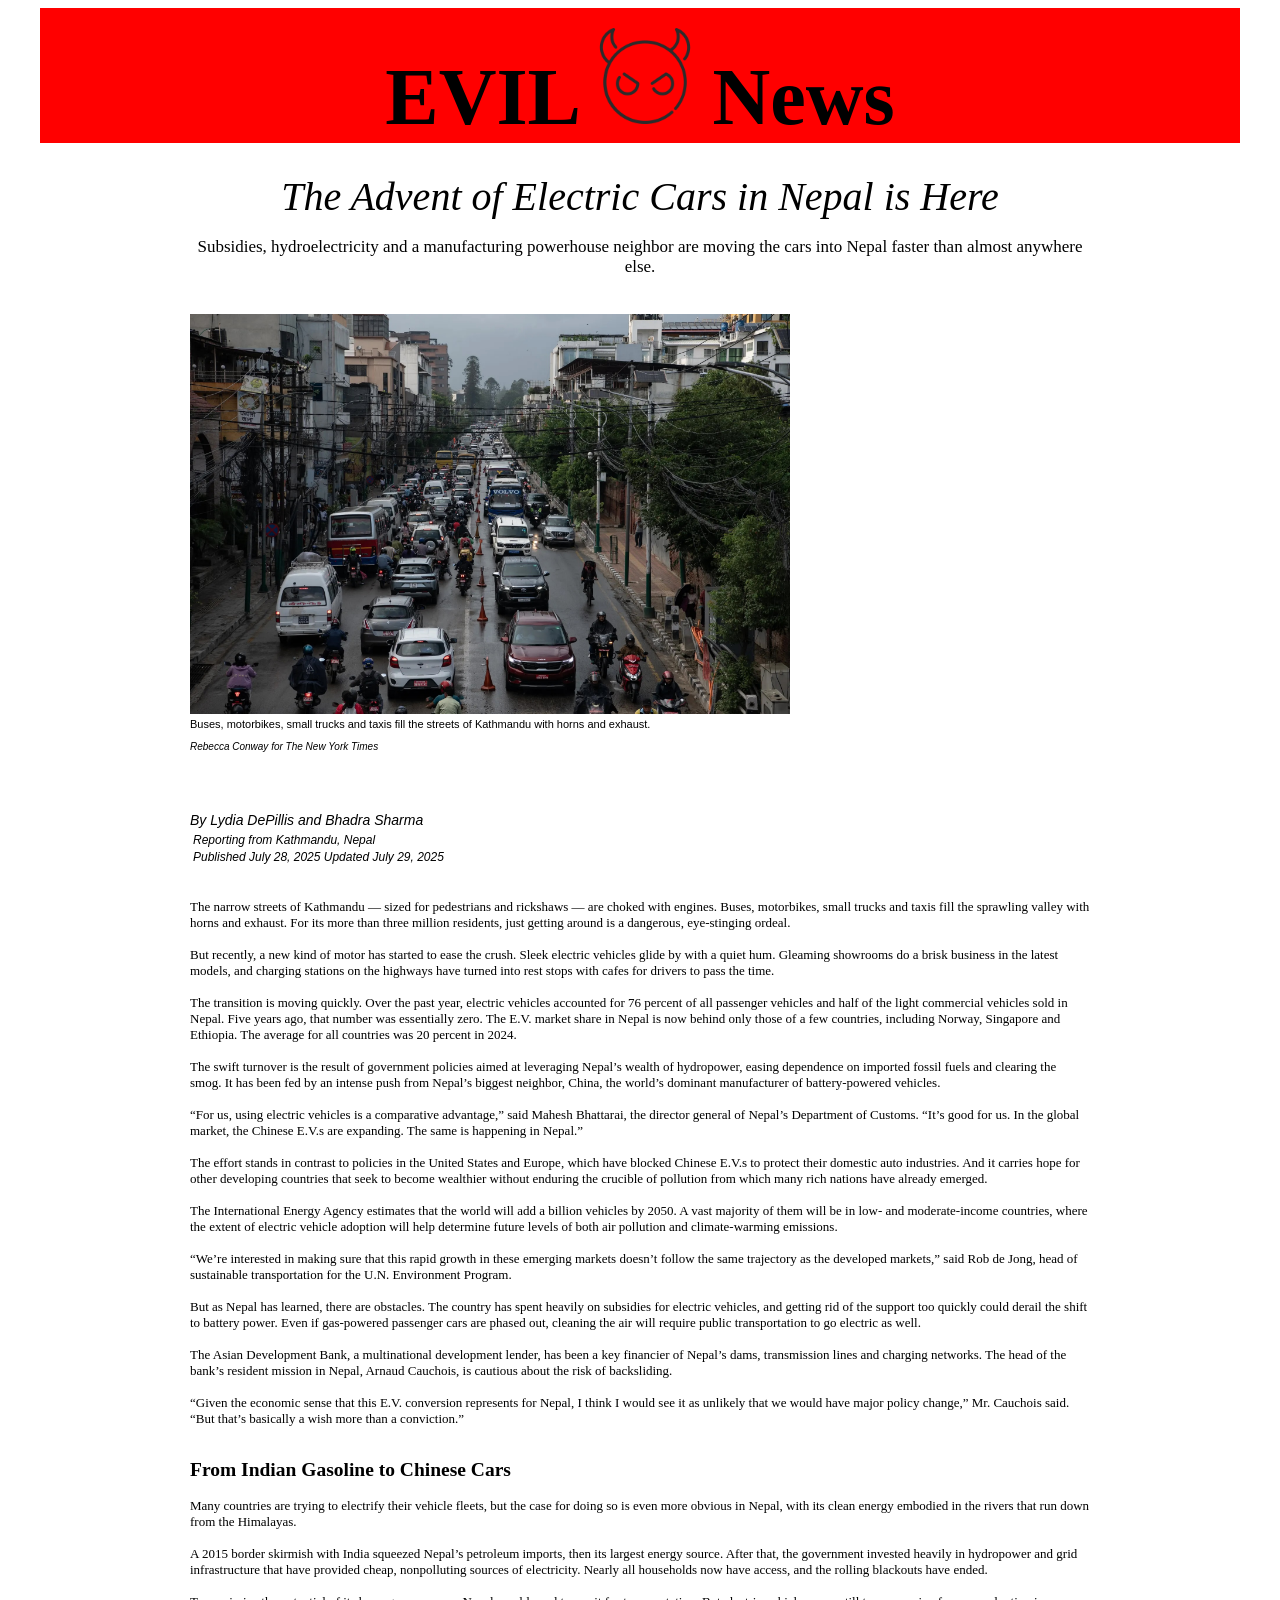
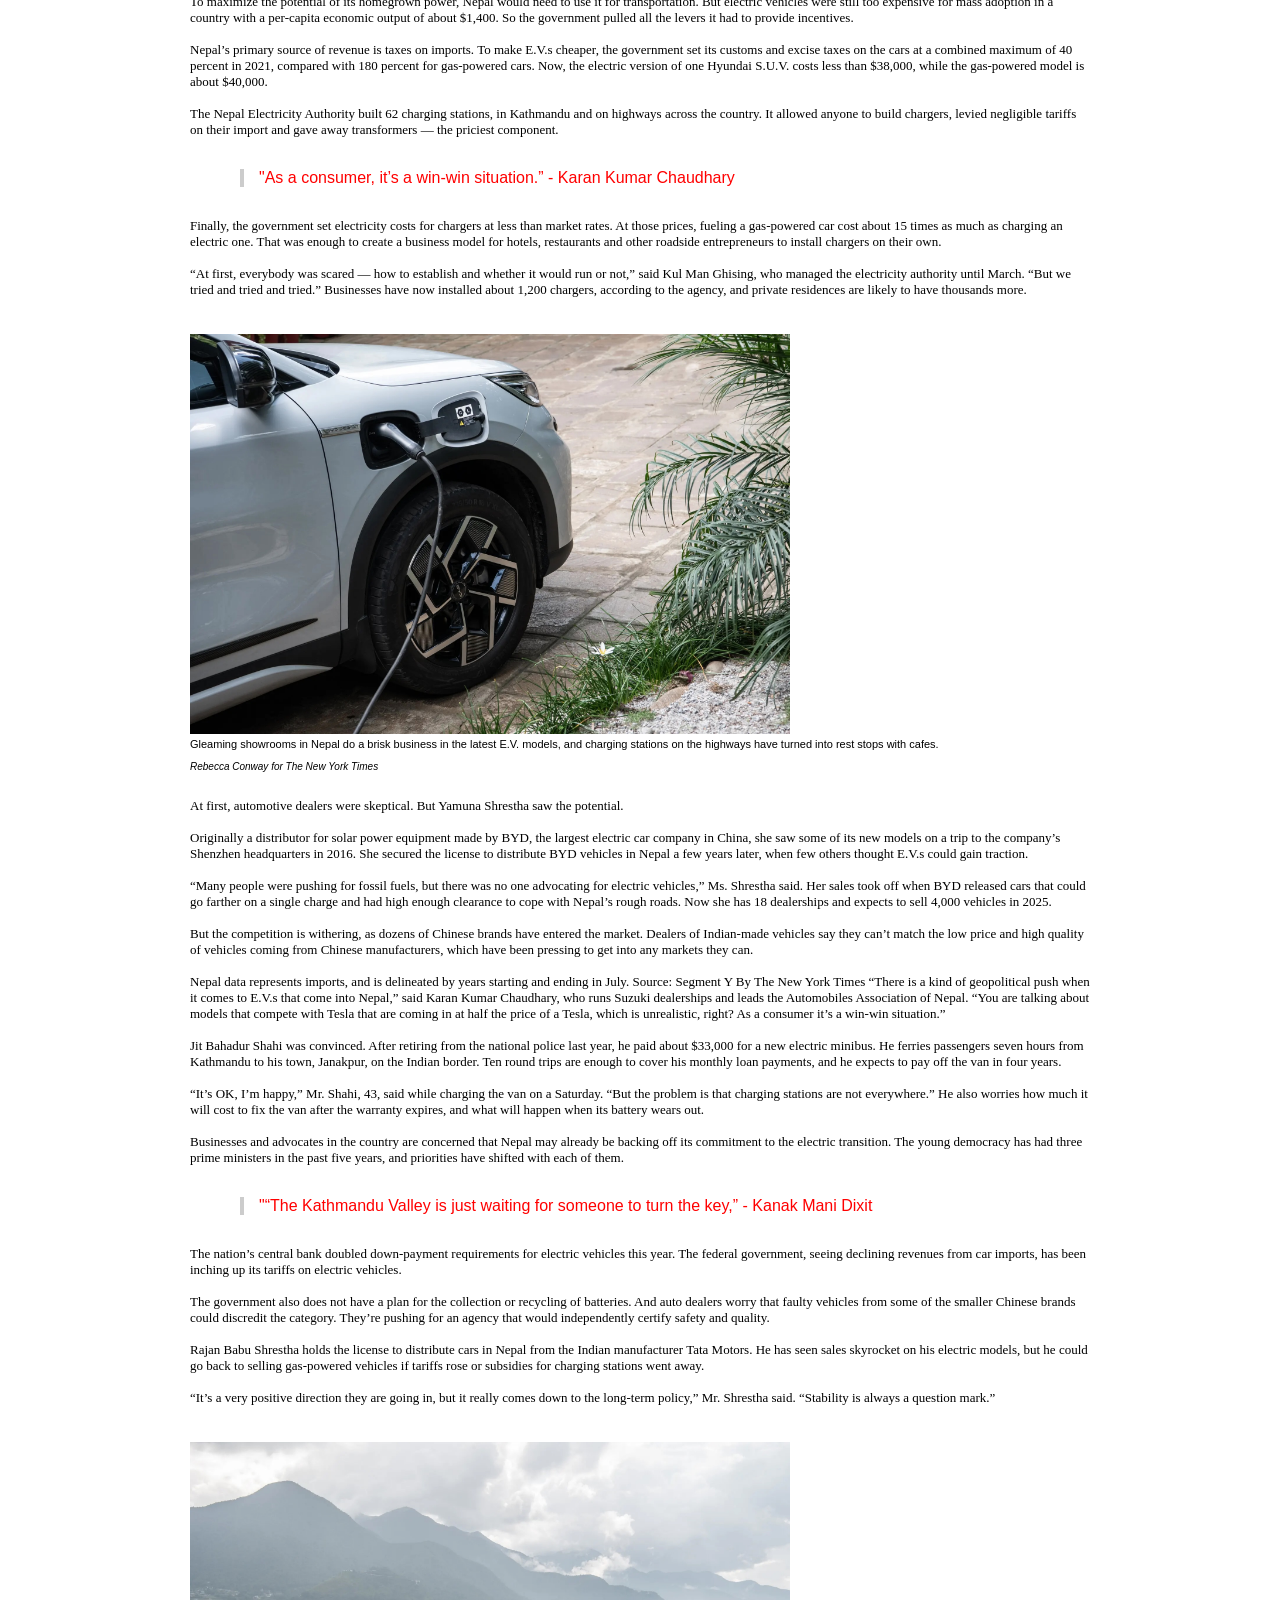
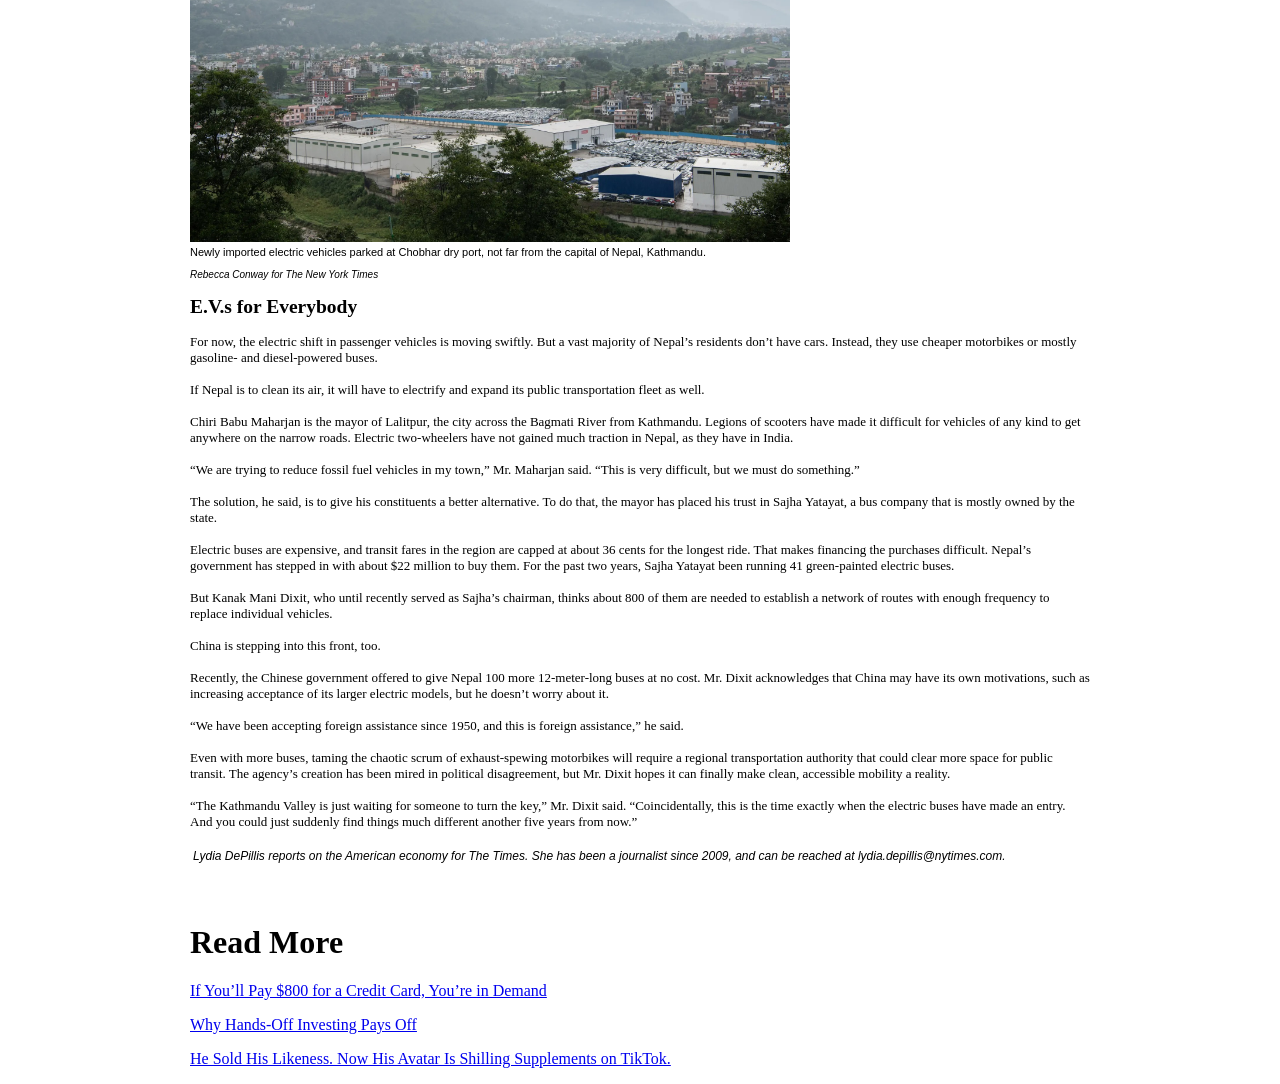
<file: midterm-review/index.html>
<!DOCTYPE html>

<html lang="en">
    <head>
        <title>Bailey's Midterm Reivew</title>
        <link rel="stylesheet" type="text/css" href="stylesheet.css">


    </head>

    <body>

        <div id="masthead">
            EVIL
            <img src="images/evil-icon.png" alt="Evil Icon" class="icon">
            News
        </div>

        <div id="content">
            <h1 id="headline">The Advent of Electric Cars in Nepal is Here</h1>
            <p id="sub-headline">Subsidies, hydroelectricity and a manufacturing powerhouse neighbor are moving the cars into Nepal faster than almost anywhere else.</p>
            
            <img src="images/image7.jpeg" alt="Cars clog the city streets" class="story-img">
            <p class="img-desc">Buses, motorbikes, small trucks and taxis fill the streets of Kathmandu with horns and exhaust.</p>
            <p class="img-desc-2">Rebecca Conway for The New York Times</p>
            <br>
            <br>

            <p id="byline">By Lydia DePillis and Bhadra Sharma</p>
            <p class="sub-byline">Reporting from Kathmandu, Nepal</p>
            <p class="sub-byline">Published July 28, 2025 Updated July 29, 2025</p>

            <div id="body-text">
            <br>
            <br>
            The narrow streets of Kathmandu — sized for pedestrians and rickshaws — are choked with engines. Buses, motorbikes, small trucks and taxis fill the sprawling valley with horns and exhaust. For its more than three million residents, just getting around is a dangerous, eye-stinging ordeal.
            <br>
            <br>
            But recently, a new kind of motor has started to ease the crush. Sleek electric vehicles glide by with a quiet hum. Gleaming showrooms do a brisk business in the latest models, and charging stations on the highways have turned into rest stops with cafes for drivers to pass the time.
            <br>
            <br>
            The transition is moving quickly. Over the past year, electric vehicles accounted for 76 percent of all passenger vehicles and half of the light commercial vehicles sold in Nepal. Five years ago, that number was essentially zero. The E.V. market share in Nepal is now behind only those of a few countries, including Norway, Singapore and Ethiopia. The average for all countries was 20 percent in 2024.
            <br>
            <br>
            The swift turnover is the result of government policies aimed at leveraging Nepal’s wealth of hydropower, easing dependence on imported fossil fuels and clearing the smog. It has been fed by an intense push from Nepal’s biggest neighbor, China, the world’s dominant manufacturer of battery-powered vehicles.
            <br>
            <br>
            “For us, using electric vehicles is a comparative advantage,” said Mahesh Bhattarai, the director general of Nepal’s Department of Customs. “It’s good for us. In the global market, the Chinese E.V.s are expanding. The same is happening in Nepal.”
            <br>
            <br>
            The effort stands in contrast to policies in the United States and Europe, which have blocked Chinese E.V.s to protect their domestic auto industries. And it carries hope for other developing countries that seek to become wealthier without enduring the crucible of pollution from which many rich nations have already emerged.
            <br>
            <br>
            The International Energy Agency estimates that the world will add a billion vehicles by 2050. A vast majority of them will be in low- and moderate-income countries, where the extent of electric vehicle adoption will help determine future levels of both air pollution and climate-warming emissions.
            <br>
            <br>
            “We’re interested in making sure that this rapid growth in these emerging markets doesn’t follow the same trajectory as the developed markets,” said Rob de Jong, head of sustainable transportation for the U.N. Environment Program.

            <br>
            <br>
            But as Nepal has learned, there are obstacles. The country has spent heavily on subsidies for electric vehicles, and getting rid of the support too quickly could derail the shift to battery power. Even if gas-powered passenger cars are phased out, cleaning the air will require public transportation to go electric as well.


            <br>
            <br>

            The Asian Development Bank, a multinational development lender, has been a key financier of Nepal’s dams, transmission lines and charging networks. The head of the bank’s resident mission in Nepal, Arnaud Cauchois, is cautious about the risk of backsliding.

            <br>
            <br>
            “Given the economic sense that this E.V. conversion represents for Nepal, I think I would see it as unlikely that we would have major policy change,” Mr. Cauchois said. “But that’s basically a wish more than a conviction.”

            <br>
            <br>
            <h2>From Indian Gasoline to Chinese Cars</h2>


            Many countries are trying to electrify their vehicle fleets, but the case for doing so is even more obvious in Nepal, with its clean energy embodied in the rivers that run down from the Himalayas.

            <br>
            <br>
            A 2015 border skirmish with India squeezed Nepal’s petroleum imports, then its largest energy source. After that, the government invested heavily in hydropower and grid infrastructure that have provided cheap, nonpolluting sources of electricity. Nearly all households now have access, and the rolling blackouts have ended.

            <br>
            <br>
            To maximize the potential of its homegrown power, Nepal would need to use it for transportation. But electric vehicles were still too expensive for mass adoption in a country with a per-capita economic output of about $1,400. So the government pulled all the levers it had to provide incentives.

            <br>
            <br>
            Nepal’s primary source of revenue is taxes on imports. To make E.V.s cheaper, the government set its customs and excise taxes on the cars at a combined maximum of 40 percent in 2021, compared with 180 percent for gas-powered cars. Now, the electric version of one Hyundai S.U.V. costs less than $38,000, while the gas-powered model is about $40,000.

            <br>
            <br>
            The Nepal Electricity Authority built 62 charging stations, in Kathmandu and on highways across the country. It allowed anyone to build chargers, levied negligible tariffs on their import and gave away transformers — the priciest component.

            <br>
            <br>

            <blockquote>"As a consumer, it’s a win-win situation.” - Karan Kumar Chaudhary </blockquote>

            <br>
            Finally, the government set electricity costs for chargers at less than market rates. At those prices, fueling a gas-powered car cost about 15 times as much as charging an electric one. That was enough to create a business model for hotels, restaurants and other roadside entrepreneurs to install chargers on their own.

            <br>
            <br>
            “At first, everybody was scared — how to establish and whether it would run or not,” said Kul Man Ghising, who managed the electricity authority until March. “But we tried and tried and tried.” Businesses have now installed about 1,200 chargers, according to the agency, and private residences are likely to have thousands more.

            <br>
            <br>

            <img src="images/image6.jpeg" alt="Electric car charginh" class="story-img">
            <p class="img-desc">Gleaming showrooms in Nepal do a brisk business in the latest E.V. models, and charging stations on the highways have turned into rest stops with cafes.</p>
            <p class="img-desc-2">Rebecca Conway for The New York Times</p>

            <br>


            At first, automotive dealers were skeptical. But Yamuna Shrestha saw the potential.

            <br>
            <br>
            Originally a distributor for solar power equipment made by BYD, the largest electric car company in China, she saw some of its new models on a trip to the company’s Shenzhen headquarters in 2016. She secured the license to distribute BYD vehicles in Nepal a few years later, when few others thought E.V.s could gain traction.

            <br>
            <br>
            “Many people were pushing for fossil fuels, but there was no one advocating for electric vehicles,” Ms. Shrestha said. Her sales took off when BYD released cars that could go farther on a single charge and had high enough clearance to cope with Nepal’s rough roads. Now she has 18 dealerships and expects to sell 4,000 vehicles in 2025.
            
            <br>
            <br>
            But the competition is withering, as dozens of Chinese brands have entered the market. Dealers of Indian-made vehicles say they can’t match the low price and high quality of vehicles coming from Chinese manufacturers, which have been pressing to get into any markets they can.

            <br>
            <br>
            Nepal data represents imports, and is delineated by years starting and ending in July. Source: Segment Y By The New York Times
            “There is a kind of geopolitical push when it comes to E.V.s that come into Nepal,” said Karan Kumar Chaudhary, who runs Suzuki dealerships and leads the Automobiles Association of Nepal. “You are talking about models that compete with Tesla that are coming in at half the price of a Tesla, which is unrealistic, right? As a consumer it’s a win-win situation.”

            <br>
            <br>
            Jit Bahadur Shahi was convinced. After retiring from the national police last year, he paid about $33,000 for a new electric minibus. He ferries passengers seven hours from Kathmandu to his town, Janakpur, on the Indian border. Ten round trips are enough to cover his monthly loan payments, and he expects to pay off the van in four years.

            <br>
            <br>
            “It’s OK, I’m happy,” Mr. Shahi, 43, said while charging the van on a Saturday. “But the problem is that charging stations are not everywhere.” He also worries how much it will cost to fix the van after the warranty expires, and what will happen when its battery wears out.

            <br>
            <br>
            Businesses and advocates in the country are concerned that Nepal may already be backing off its commitment to the electric transition. The young democracy has had three prime ministers in the past five years, and priorities have shifted with each of them.

            <br>
            <br>

            <blockquote>"“The Kathmandu Valley is just waiting for someone to turn the key,” - Kanak Mani Dixit</blockquote>

            <br>

            The nation’s central bank doubled down-payment requirements for electric vehicles this year. The federal government, seeing declining revenues from car imports, has been inching up its tariffs on electric vehicles.

            <br>
            <br>
            The government also does not have a plan for the collection or recycling of batteries. And auto dealers worry that faulty vehicles from some of the smaller Chinese brands could discredit the category. They’re pushing for an agency that would independently certify safety and quality.

            <br>
            <br>
            Rajan Babu Shrestha holds the license to distribute cars in Nepal from the Indian manufacturer Tata Motors. He has seen sales skyrocket on his electric models, but he could go back to selling gas-powered vehicles if tariffs rose or subsidies for charging stations went away.

            <br>
            <br>
            “It’s a very positive direction they are going in, but it really comes down to the long-term policy,” Mr. Shrestha said. “Stability is always a question mark.”

            <br>
            <br>

            <img src="images/image2.jpeg" alt="Ariel view of a bunch of EV's in a big parking lot" class="story-img">
            <p class="img-desc">Newly imported electric vehicles parked at Chobhar dry port, not far from the capital of Nepal, Kathmandu.</p>
            <p class="img-desc-2">Rebecca Conway for The New York Times</p>

            <h2>E.V.s for Everybody</h2>

            For now, the electric shift in passenger vehicles is moving swiftly. But a vast majority of Nepal’s residents don’t have cars. Instead, they use cheaper motorbikes or mostly gasoline- and diesel-powered buses.

            <br>
            <br>
            If Nepal is to clean its air, it will have to electrify and expand its public transportation fleet as well.

            <br>
            <br>
            Chiri Babu Maharjan is the mayor of Lalitpur, the city across the Bagmati River from Kathmandu. Legions of scooters have made it difficult for vehicles of any kind to get anywhere on the narrow roads. Electric two-wheelers have not gained much traction in Nepal, as they have in India.

            <br>
            <br>
            “We are trying to reduce fossil fuel vehicles in my town,” Mr. Maharjan said. “This is very difficult, but we must do something.”

            <br>
            <br>
            The solution, he said, is to give his constituents a better alternative. To do that, the mayor has placed his trust in Sajha Yatayat, a bus company that is mostly owned by the state.

            <br>
            <br>
            Electric buses are expensive, and transit fares in the region are capped at about 36 cents for the longest ride. That makes financing the purchases difficult. Nepal’s government has stepped in with about $22 million to buy them. For the past two years, Sajha Yatayat been running 41 green-painted electric buses.

            <br>
            <br>
            But Kanak Mani Dixit, who until recently served as Sajha’s chairman, thinks about 800 of them are needed to establish a network of routes with enough frequency to replace individual vehicles.

            <br>
            <br>
            China is stepping into this front, too.

            <br>
            <br>
            Recently, the Chinese government offered to give Nepal 100 more 12-meter-long buses at no cost. Mr. Dixit acknowledges that China may have its own motivations, such as increasing acceptance of its larger electric models, but he doesn’t worry about it.

            <br>
            <br>
            “We have been accepting foreign assistance since 1950, and this is foreign assistance,” he said.

            <br>
            <br>
            Even with more buses, taming the chaotic scrum of exhaust-spewing motorbikes will require a regional transportation authority that could clear more space for public transit. The agency’s creation has been mired in political disagreement, but Mr. Dixit hopes it can finally make clean, accessible mobility a reality.

            <br>
            <br>
            “The Kathmandu Valley is just waiting for someone to turn the key,” Mr. Dixit said. “Coincidentally, this is the time exactly when the electric buses have made an entry. And you could just suddenly find things much different another five years from now.”

            <br>
            <br>
            <p class="sub-byline">Lydia DePillis reports on the American economy for The Times. She has been a journalist since 2009, and can be reached at lydia.depillis@nytimes.com.</p>
            </div>


            <br>
            <br>

            <h1>Read More</h1>
            <p><a href="https://www.nytimes.com/2025/08/17/business/airlines-credit-cards-loyalty.html">If You’ll Pay $800 for a Credit Card, You’re in Demand</p>
            <p><a href="https://www.nytimes.com/2025/08/15/business/investing-fund-returns-interfere.html">Why Hands-Off Investing Pays Off</p>
            <p><a href="https://www.nytimes.com/2025/08/17/business/tiktok-ai-avatars.html">He Sold His Likeness. Now His Avatar Is Shilling Supplements on TikTok.</p>

        
        
        </div>
    </body>
</html>
</file>
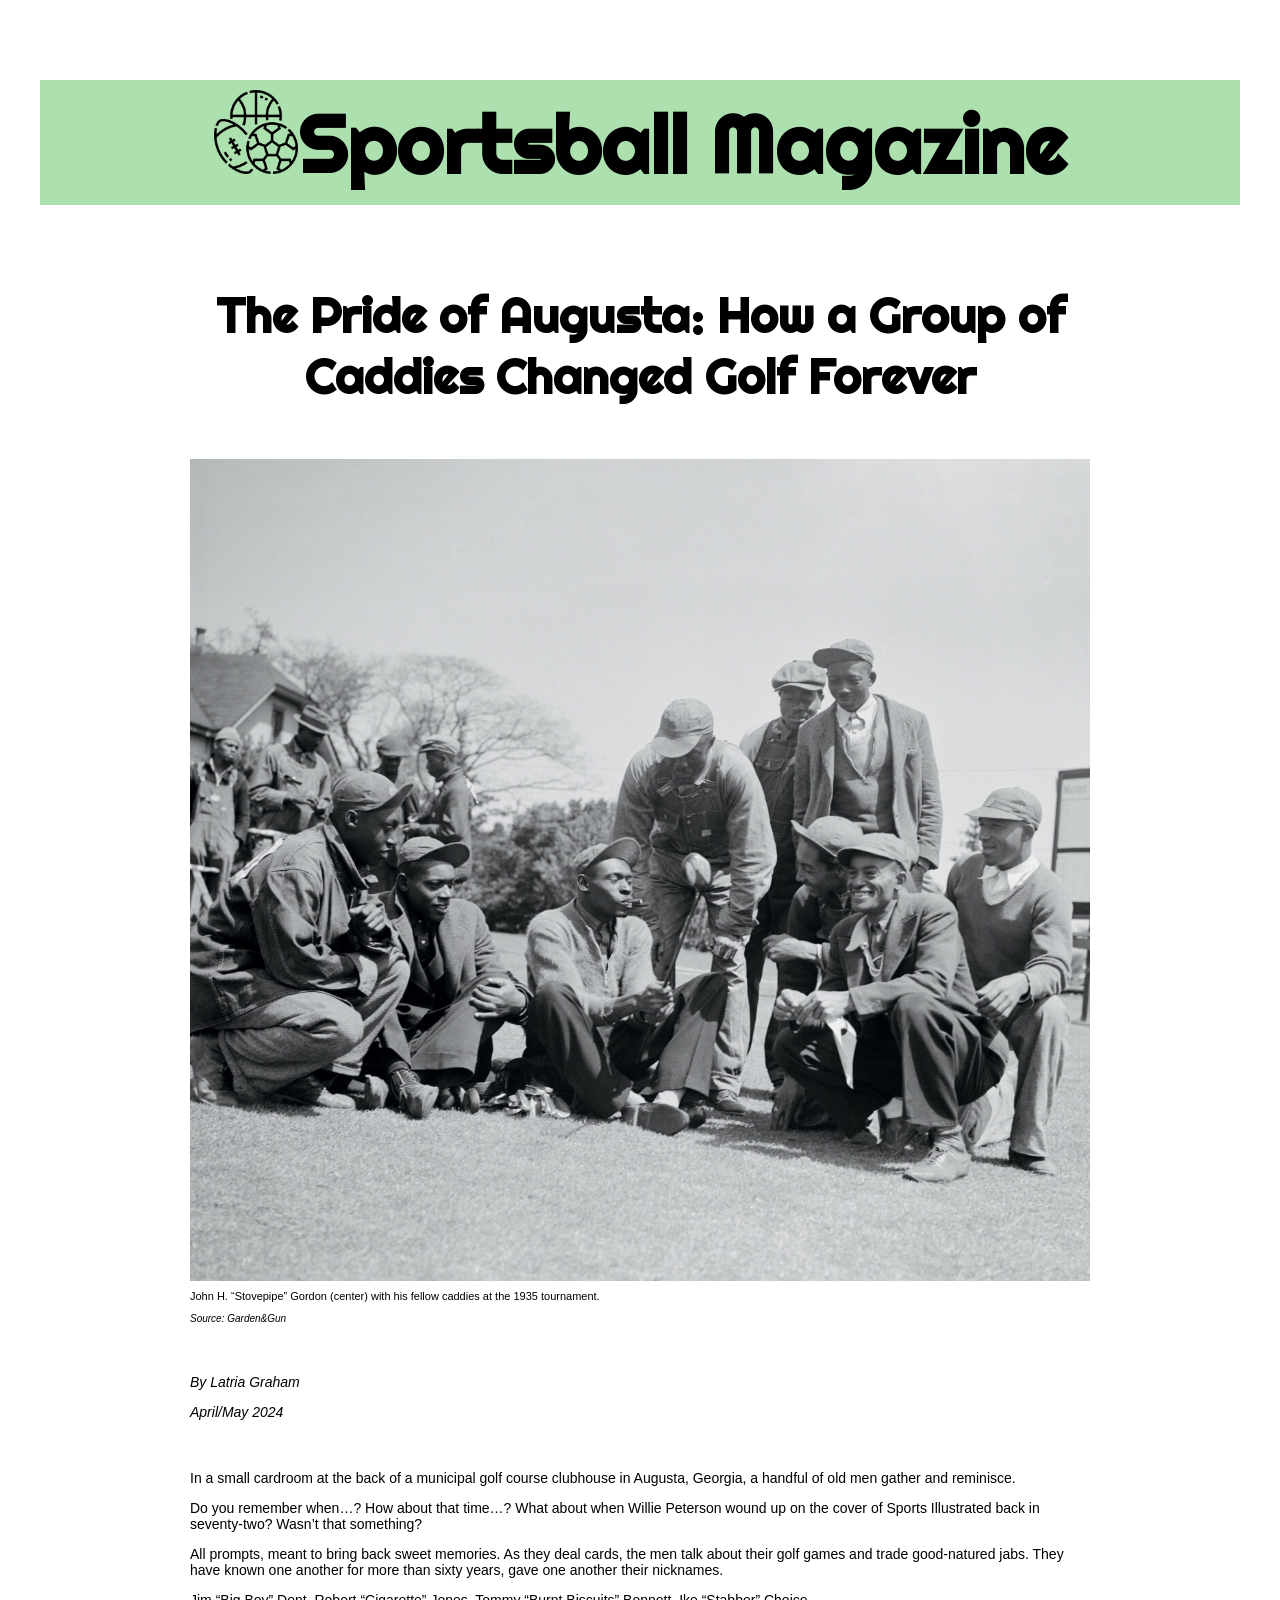
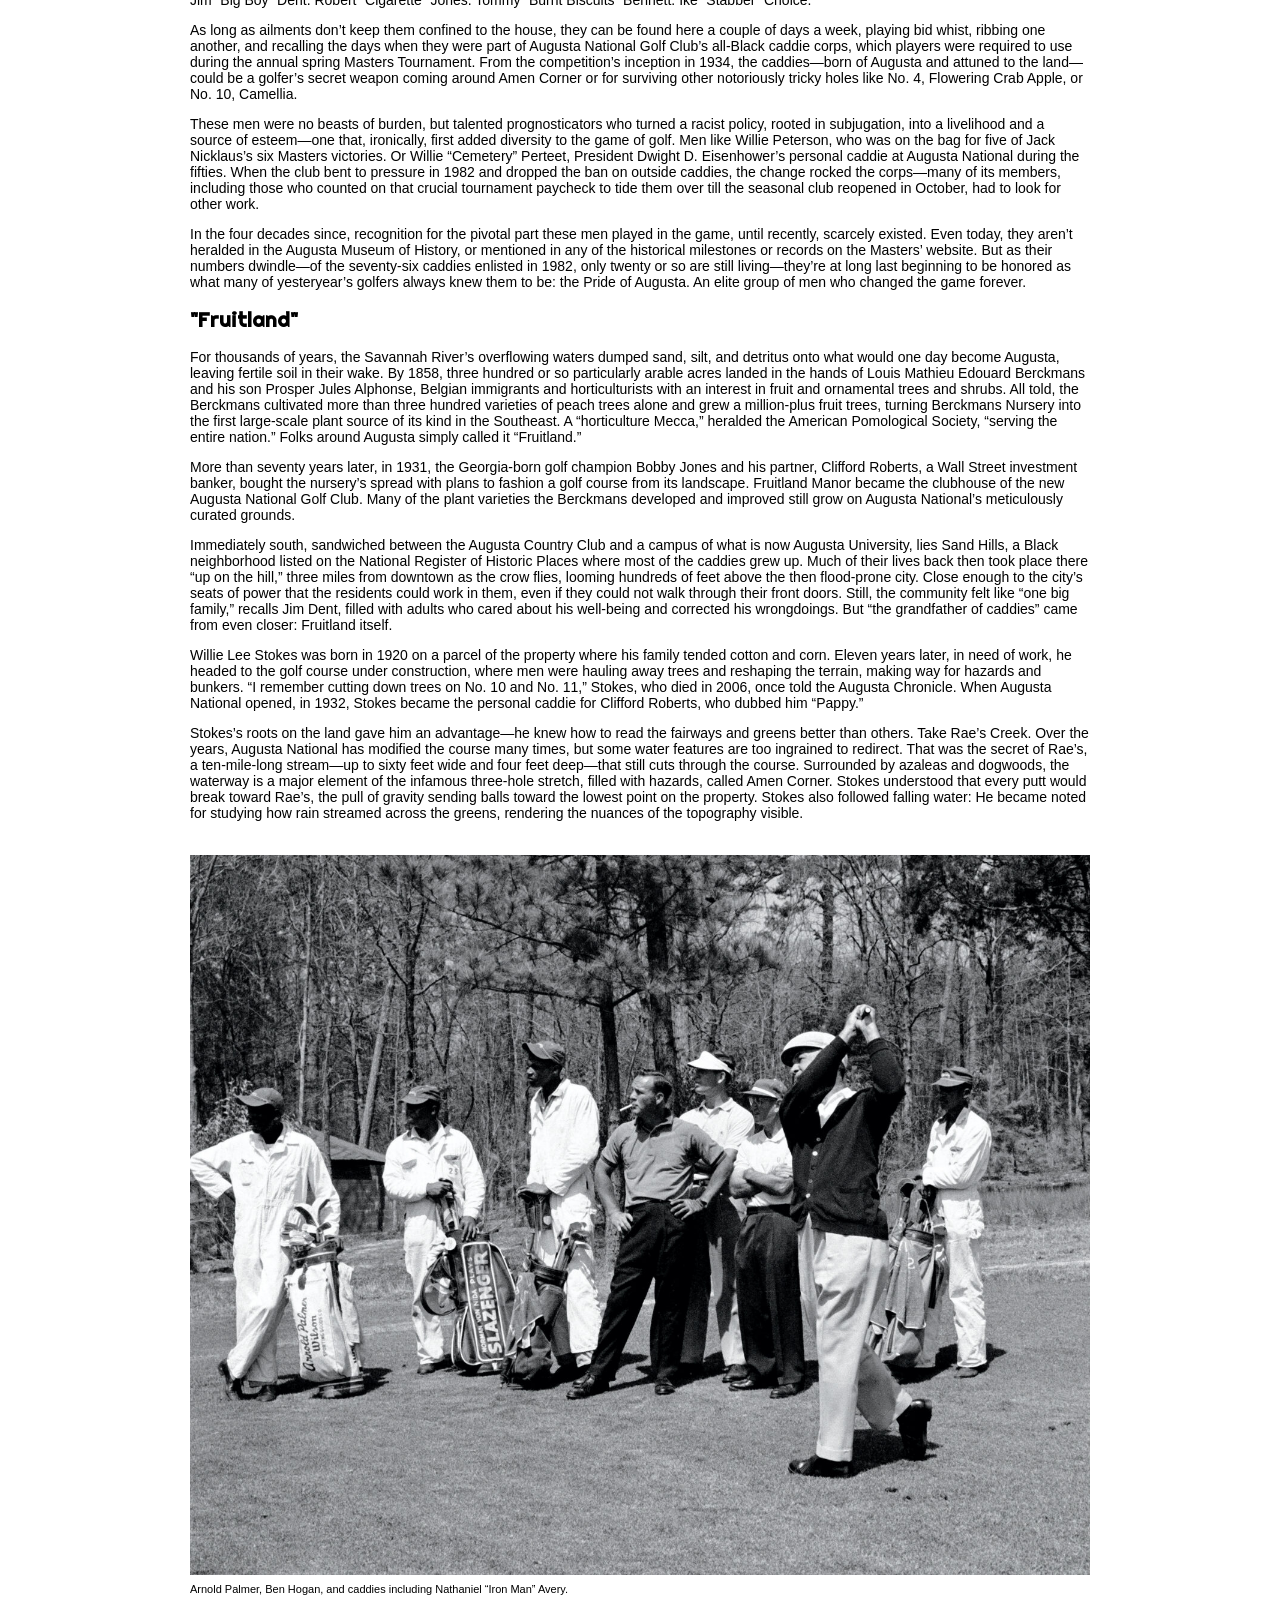
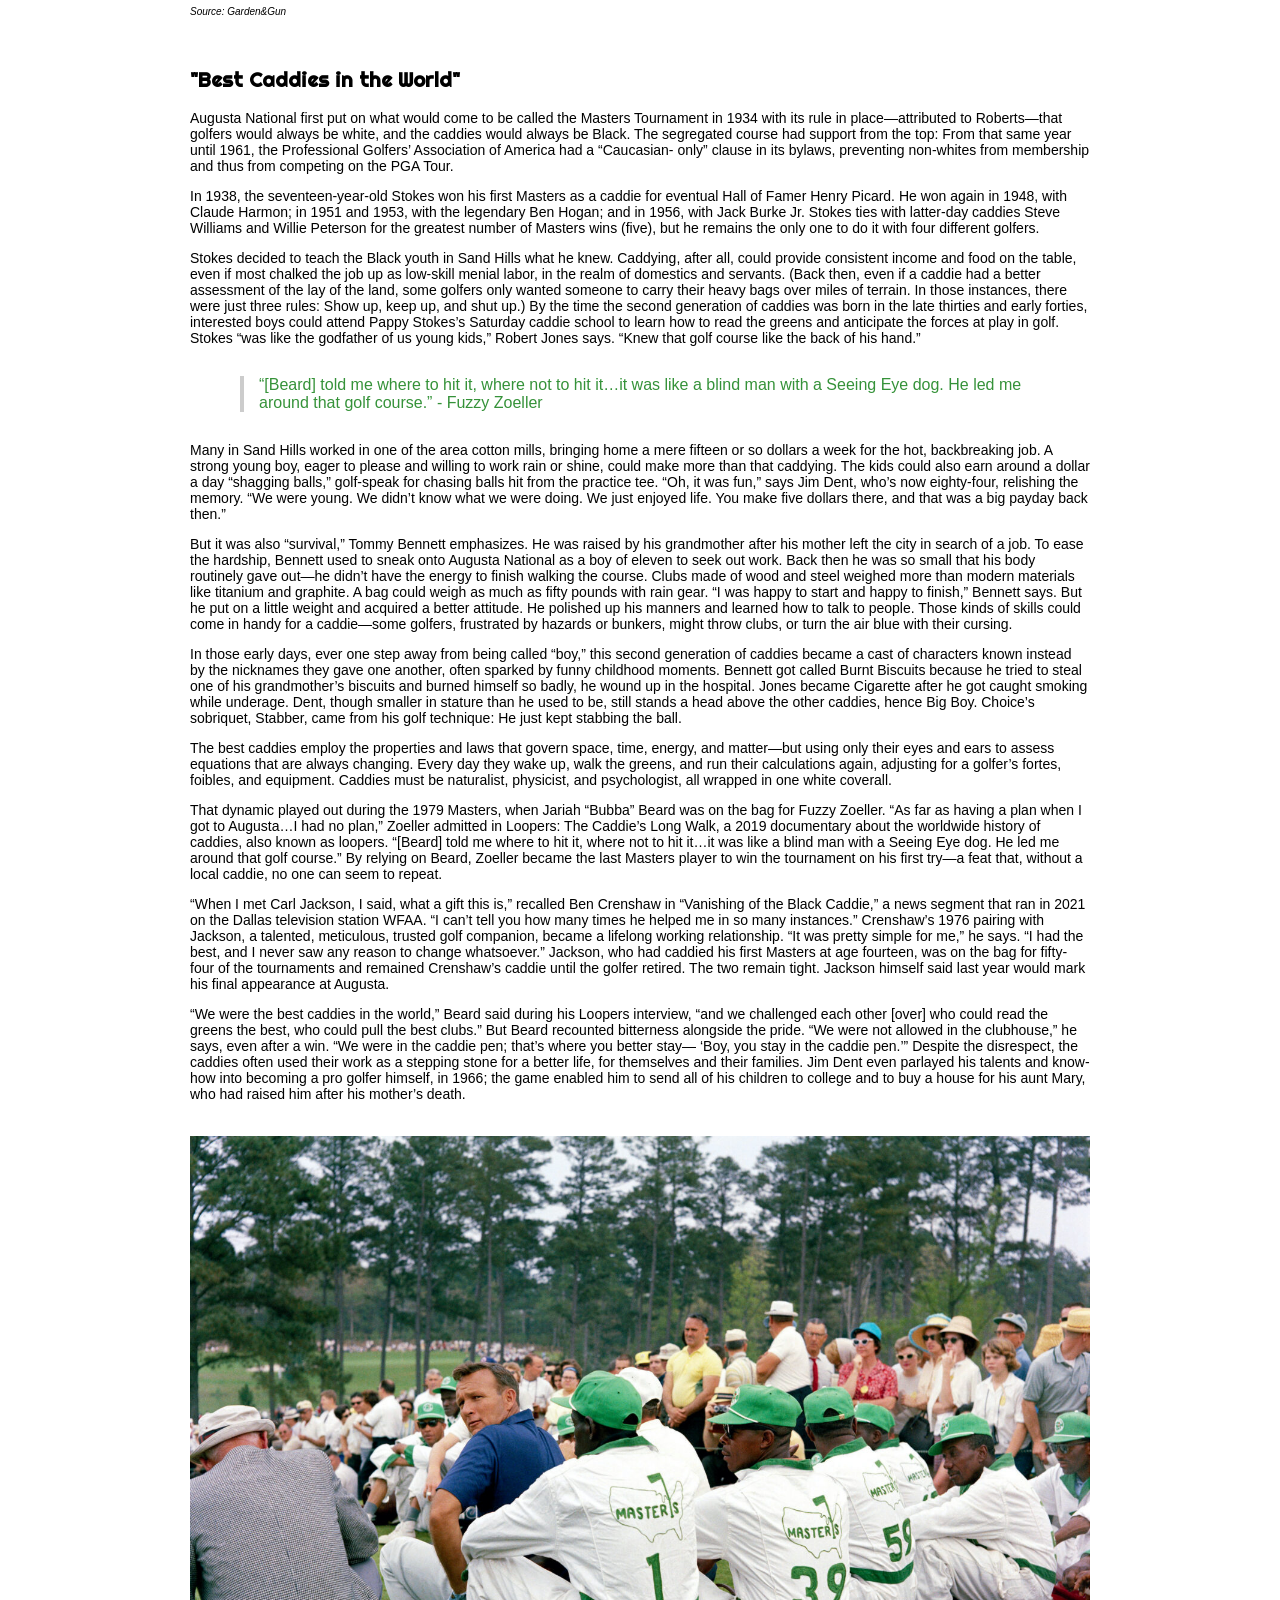
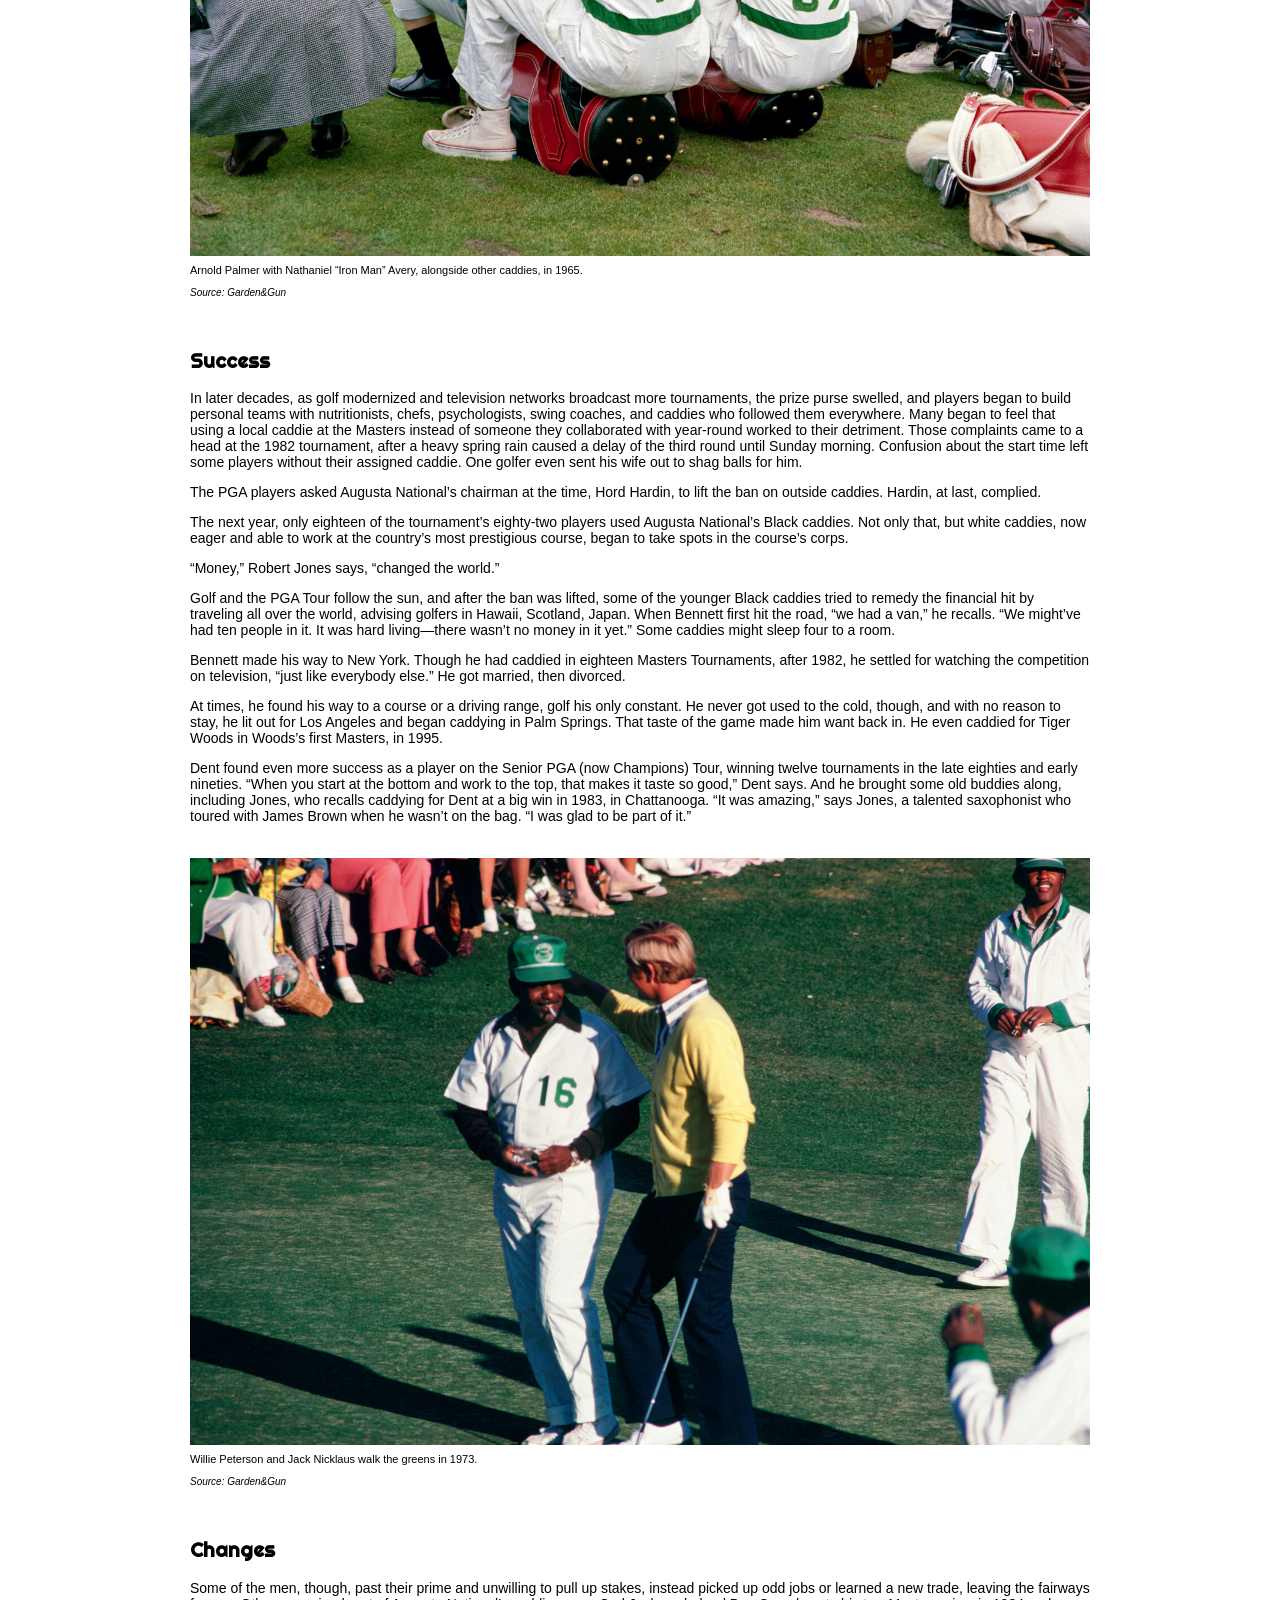
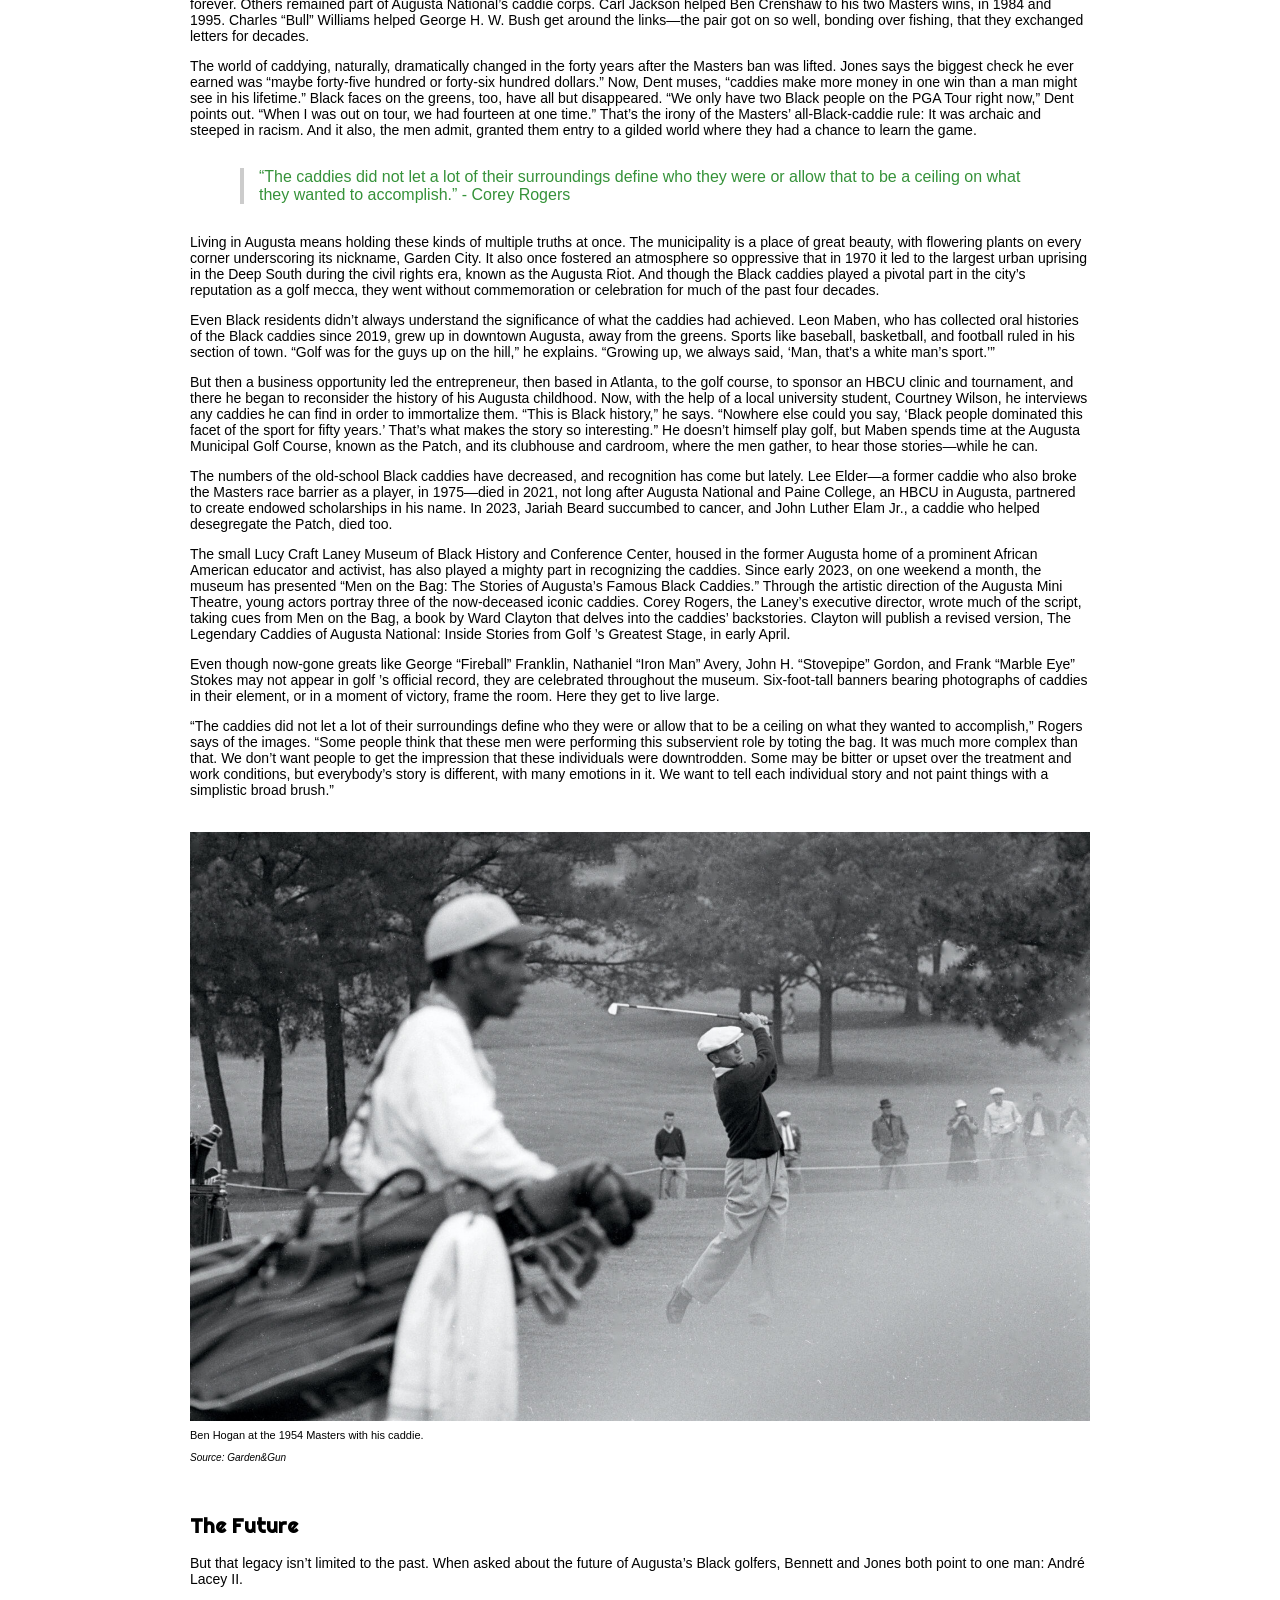
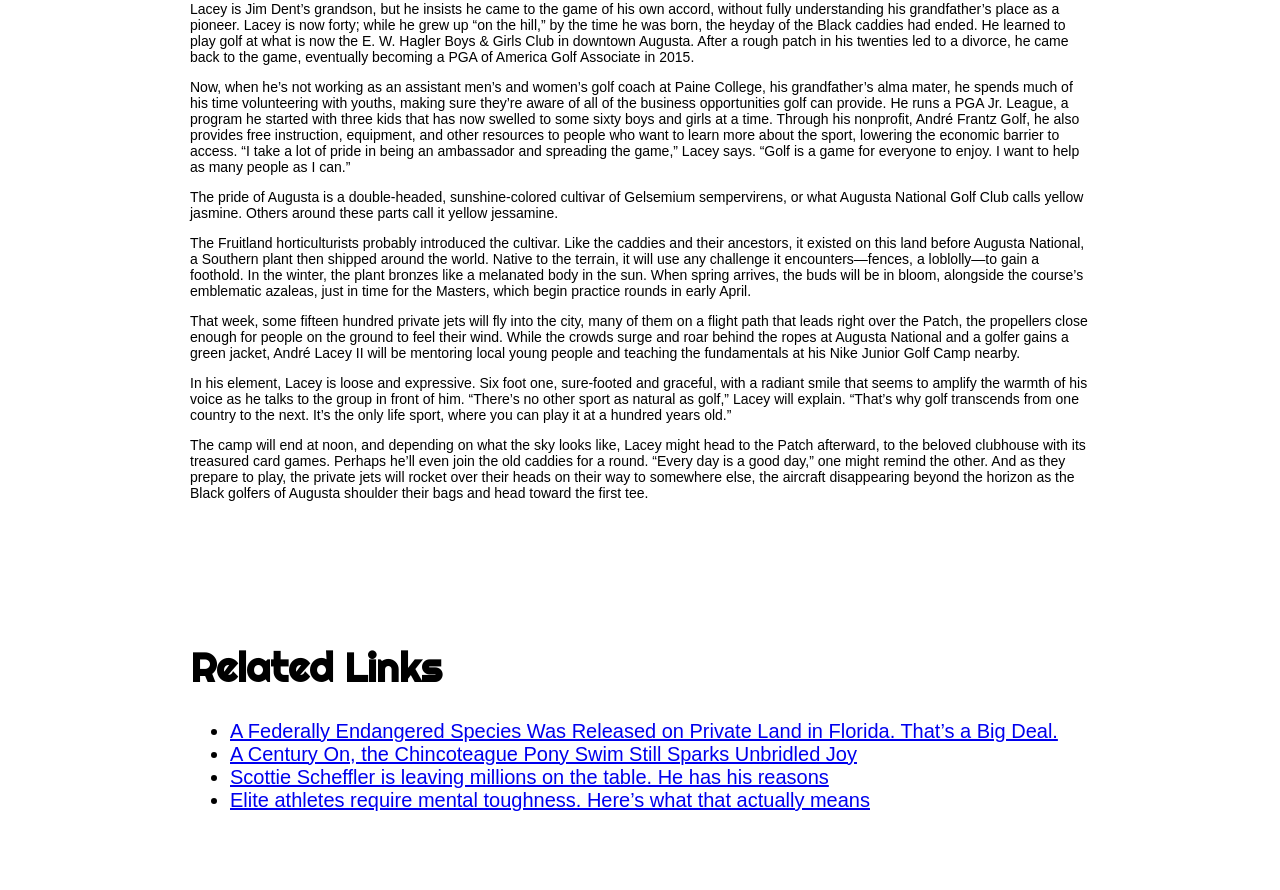
<file: midterm/index.html>
<!DOCTYPE html>

<html lang="en">
    <head>

        <meta charset="utf-8">
        <meta name="viewport" content="width=device-width, initial-scale=1, shrink-to-fit=no">

        <title>Bailey's Midterm Project</title>

        <meta name="author" content="Bailey Scott">

        <!-- Linking to stylesheet and Google Fonts-->
        <link rel="stylesheet" type="text/css" href="stylesheet.css">
        <link rel="preconnect" href="https://fonts.googleapis.com">
        <link rel="preconnect" href="https://fonts.gstatic.com" crossorigin>
        <link href="https://fonts.googleapis.com/css2?family=Open+Sans:wght@300..800&family=Righteous&family=Special+Elite&display=swap" rel="stylesheet">


    </head>

    <body>

        <!--masthead-->
        <div id="masthead">
            <p class="mag-title"><img src="images/sportsball.png" alt="Sportsball Icon" class="icon">Sportsball Magazine</p>
        </div>

        <!--main content-->
        <div id="content">

            <!--headline-->
            <div id="headline">
                <h1>The Pride of Augusta: How a Group of Caddies Changed Golf Forever</h1>

            </div>

            <img src="images/image1.jpg" alt="A group of Black caddies gathered together" class="story-img">
            <p class="img-desc">John H. “Stovepipe” Gordon (center) with his fellow caddies at the 1935 tournament.</p>
            <p class="img-desc-2">Source: Garden&Gun</p>

            <div id="byline">
                <p>By Latria Graham</p>
                <p>April/May 2024</p>
            </div>


            <!--story text-->
            <div id="text">

                <p>In a small cardroom at the back of a municipal golf course clubhouse in Augusta, Georgia, a handful of old men gather
                    and reminisce.</p>
                <p>Do you remember when…? How about that time…? What about when Willie Peterson wound up on the cover of Sports
                    Illustrated back in seventy-two? Wasn’t that something?</p>
                <p>All prompts, meant to bring back sweet memories. As they deal cards, the men talk about their golf games and trade
                    good-natured jabs. They have known one another for more than sixty years, gave one another their nicknames.</p>
                <p>Jim “Big Boy” Dent. Robert “Cigarette” Jones. Tommy “Burnt Biscuits” Bennett. Ike “Stabber” Choice.</p>
                <p>As long as ailments don’t keep them confined to the house, they can be found here a couple of days a week, playing
                    bid whist, ribbing one another, and recalling the days when they were part of Augusta National Golf Club’s all-Black
                    caddie corps, which players were required to use during the annual spring Masters Tournament. From the competition’s
                    inception in 1934, the caddies—born of Augusta and attuned to the land—could be a golfer’s secret weapon coming
                    around Amen Corner or for surviving other notoriously tricky holes like No. 4, Flowering Crab Apple, or No. 10,
                    Camellia.</p>
                <p>These men were no beasts of burden, but talented prognosticators who
                    turned a racist policy, rooted in subjugation, into a livelihood and a
                    source of esteem—one that, ironically, first added diversity to the game
                    of golf. Men like Willie Peterson, who was on the bag for five of Jack
                    Nicklaus’s six Masters victories. Or Willie “Cemetery” Perteet, President
                    Dwight D. Eisenhower’s personal caddie at Augusta National during the
                    fifties. When the club bent to pressure in 1982 and dropped the ban on
                    outside caddies, the change rocked the corps—many of its members,
                    including those who counted on that crucial tournament paycheck to tide
                    them over till the seasonal club reopened in October, had to look for
                    other work.</p>
                <p>In the four decades since, recognition for the pivotal part these men
                    played in the game, until recently, scarcely existed. Even today, they
                    aren’t heralded in the Augusta Museum of History, or mentioned in any of
                    the historical milestones or records on the Masters’ website. But as their
                    numbers dwindle—of the seventy-six caddies enlisted in 1982, only twenty
                    or so are still living—they’re at long last beginning to be honored as
                    what many of yesteryear’s golfers always knew them to be: the Pride of
                    Augusta. An elite group of men who changed the game forever.</p>

                <h2 class="subheading">"Fruitland"</h2>

                <p>For thousands of years, the Savannah River’s overflowing waters dumped
                    sand, silt, and detritus onto what would one day become Augusta, leaving
                    fertile soil in their wake. By 1858, three hundred or so particularly
                    arable acres landed in the hands of Louis Mathieu Edouard Berckmans and
                    his son Prosper Jules Alphonse, Belgian immigrants and horticulturists
                    with an interest in fruit and ornamental trees and shrubs. All told, the
                    Berckmans cultivated more than three hundred varieties of peach trees
                    alone and grew a million-plus fruit trees, turning Berckmans Nursery into
                    the first large-scale plant source of its kind in the Southeast. A
                    “horticulture Mecca,” heralded the American Pomological Society, “serving
                    the entire nation.” Folks around Augusta simply called it “Fruitland.”</p>
                <p>More than seventy years later, in 1931, the Georgia-born golf champion
                    Bobby Jones and his partner, Clifford Roberts, a Wall Street investment
                    banker, bought the nursery’s spread with plans to fashion a golf course
                    from its landscape. Fruitland Manor became the clubhouse of the new
                    Augusta National Golf Club. Many of the plant varieties the Berckmans
                    developed and improved still grow on Augusta National’s meticulously
                    curated grounds.</p>
                <p>Immediately south, sandwiched between the Augusta Country Club and a
                    campus of what is now Augusta University, lies Sand Hills, a Black
                    neighborhood listed on the National Register of Historic Places where most
                    of the caddies grew up. Much of their lives back then took place there “up
                    on the hill,” three miles from downtown as the crow flies, looming
                    hundreds of feet above the then flood-prone city. Close enough to the
                    city’s seats of power that the residents could work in them, even if they
                    could not walk through their front doors. Still, the community felt like
                    “one big family,” recalls Jim Dent, filled with adults who cared about his
                    well-being and corrected his wrongdoings. But “the grandfather of caddies”
                    came from even closer: Fruitland itself.</p>
                <p>Willie Lee Stokes was born in 1920 on a parcel of the property where his
                    family tended cotton and corn. Eleven years later, in need of work, he
                    headed to the golf course under construction, where men were hauling away
                    trees and reshaping the terrain, making way for hazards and bunkers. “I
                    remember cutting down trees on No. 10 and No. 11,” Stokes, who died in
                    2006, once told the Augusta Chronicle. When Augusta National opened, in
                    1932, Stokes became the personal caddie for Clifford Roberts, who dubbed
                    him “Pappy.”</p>
                <p>Stokes’s roots on the land gave him an advantage—he knew how to read the
                    fairways and greens better than others. Take Rae’s Creek. Over the years,
                    Augusta National has modified the course many times, but some water
                    features are too ingrained to redirect. That was the secret of Rae’s, a
                    ten-mile-long stream—up to sixty feet wide and four feet deep—that still
                    cuts through the course. Surrounded by azaleas and dogwoods, the waterway
                    is a major element of the infamous three-hole stretch, filled with
                    hazards, called Amen Corner. Stokes understood that every putt would break
                    toward Rae’s, the pull of gravity sending balls toward the lowest point on
                    the property. Stokes also followed falling water: He became noted for
                    studying how rain streamed across the greens, rendering the nuances of the
                    topography visible.</p>

                    <img src="images/image7.jpg" alt="White golfer hits a drive while other golfers and Black caddies watch" class="story-img">
                    <p class="img-desc">Arnold Palmer, Ben Hogan, and caddies including Nathaniel “Iron Man” Avery.</p>
                    <p class="img-desc-2">Source: Garden&Gun</p>

                    <h2 class="subheading">"Best Caddies in the World"</h2>

                <p>Augusta National first put on what would come to be called the Masters
                    Tournament in 1934 with its rule in place—attributed to Roberts—that
                    golfers would always be white, and the caddies would always be Black. The
                    segregated course had support from the top: From that same year until
                    1961, the Professional Golfers’ Association of America had a “Caucasian-
                    only” clause in its bylaws, preventing non-whites from membership and thus
                    from competing on the PGA Tour.</p>
                <p>In 1938, the seventeen-year-old Stokes won his first Masters as a caddie
                    for eventual Hall of Famer Henry Picard. He won again in 1948, with Claude
                    Harmon; in 1951 and 1953, with the legendary Ben Hogan; and in 1956, with
                    Jack Burke Jr. Stokes ties with latter-day caddies Steve Williams and
                    Willie Peterson for the greatest number of Masters wins (five), but he
                    remains the only one to do it with four different golfers.</p>
                <p>Stokes decided to teach the Black youth in Sand Hills what he knew.
                    Caddying, after all, could provide consistent income and food on the
                    table, even if most chalked the job up as low-skill menial labor, in the
                    realm of domestics and servants. (Back then, even if a caddie had a better
                    assessment of the lay of the land, some golfers only wanted someone to
                    carry their heavy bags over miles of terrain. In those instances, there
                    were just three rules: Show up, keep up, and shut up.) By the time the
                    second generation of caddies was born in the late thirties and early
                    forties, interested boys could attend Pappy Stokes’s Saturday caddie
                    school to learn how to read the greens and anticipate the forces at play
                    in golf. Stokes “was like the godfather of us young kids,” Robert Jones
                    says. “Knew that golf course like the back of his hand.”</p>

                    <blockquote>“[Beard] told me where to hit it, where not to hit it…it was like a blind man with a Seeing Eye dog. He led me around that golf course.” - Fuzzy Zoeller</blockquote>

                <p>Many in Sand Hills worked in one of the area cotton mills, bringing home a
                    mere fifteen or so dollars a week for the hot, backbreaking job. A strong
                    young boy, eager to please and willing to work rain or shine, could make
                    more than that caddying. The kids could also earn around a dollar a day
                    “shagging balls,” golf-speak for chasing balls hit from the practice tee.
                    “Oh, it was fun,” says Jim Dent, who’s now eighty-four, relishing the
                    memory. “We were young. We didn’t know what we were doing. We just enjoyed
                    life. You make five dollars there, and that was a big payday back then.”</p>
                <p>But it was also “survival,” Tommy Bennett emphasizes. He was raised by his
                    grandmother after his mother left the city in search of a job. To ease the
                    hardship, Bennett used to sneak onto Augusta National as a boy of eleven
                    to seek out work. Back then he was so small that his body routinely gave
                    out—he didn’t have the energy to finish walking the course. Clubs made of
                    wood and steel weighed more than modern materials like titanium and
                    graphite. A bag could weigh as much as fifty pounds with rain gear. “I was
                    happy to start and happy to finish,” Bennett says. But he put on a little
                    weight and acquired a better attitude. He polished up his manners and
                    learned how to talk to people. Those kinds of skills could come in handy
                    for a caddie—some golfers, frustrated by hazards or bunkers, might throw
                    clubs, or turn the air blue with their cursing.</p>
                <p>In those early days, ever one step away from being called “boy,” this
                    second generation of caddies became a cast of characters known instead by
                    the nicknames they gave one another, often sparked by funny childhood
                    moments. Bennett got called Burnt Biscuits because he tried to steal one
                    of his grandmother’s biscuits and burned himself so badly, he wound up in
                    the hospital. Jones became Cigarette after he got caught smoking while
                    underage. Dent, though smaller in stature than he used to be, still stands
                    a head above the other caddies, hence Big Boy. Choice’s sobriquet,
                    Stabber, came from his golf technique: He just kept stabbing the ball.</p>
                <p>The best caddies employ the properties and laws that govern space, time,
                    energy, and matter—but using only their eyes and ears to assess equations
                    that are always changing. Every day they wake up, walk the greens, and run
                    their calculations again, adjusting for a golfer’s fortes, foibles, and
                    equipment. Caddies must be naturalist, physicist, and psychologist, all
                    wrapped in one white coverall.</p>
                <p>That dynamic played out during the 1979 Masters, when Jariah “Bubba” Beard
                    was on the bag for Fuzzy Zoeller. “As far as having a plan when I got to
                    Augusta…I had no plan,” Zoeller admitted in Loopers: The Caddie’s Long
                    Walk, a 2019 documentary about the worldwide history of caddies, also
                    known as loopers. “[Beard] told me where to hit it, where not to hit it…it
                    was like a blind man with a Seeing Eye dog. He led me around that golf
                    course.” By relying on Beard, Zoeller became the last Masters player to
                    win the tournament on his first try—a feat that, without a local caddie,
                    no one can seem to repeat.</p>
                <p>“When I met Carl Jackson, I said, what a gift this is,” recalled Ben
                    Crenshaw in “Vanishing of the Black Caddie,” a news segment that ran in
                    2021 on the Dallas television station WFAA. “I can’t tell you how many
                    times he helped me in so many instances.” Crenshaw’s 1976 pairing with
                    Jackson, a talented, meticulous, trusted golf companion, became a lifelong
                    working relationship. “It was pretty simple for me,” he says. “I had the
                    best, and I never saw any reason to change whatsoever.” Jackson, who had
                    caddied his first Masters at age fourteen, was on the bag for fifty-four
                    of the tournaments and remained Crenshaw’s caddie until the golfer
                    retired. The two remain tight. Jackson himself said last year would mark
                    his final appearance at Augusta.</p>
                <p>“We were the best caddies in the world,” Beard said during his Loopers
                    interview, “and we challenged each other [over] who could read the greens
                    the best, who could pull the best clubs.” But Beard recounted bitterness
                    alongside the pride. “We were not allowed in the clubhouse,” he says, even
                    after a win. “We were in the caddie pen; that’s where you better stay—
                    ‘Boy, you stay in the caddie pen.’” Despite the disrespect, the caddies
                    often used their work as a stepping stone for a better life, for
                    themselves and their families. Jim Dent even parlayed his talents and
                    know-how into becoming a pro golfer himself, in 1966; the game enabled him
                    to send all of his children to college and to buy a house for his aunt
                    Mary, who had raised him after his mother’s death.</p>

                <img src="images/image3.jpg" alt="A group of Black caddies sit behind white golfers at the Masters" class="story-img">
                <p class="img-desc">Arnold Palmer with Nathaniel “Iron Man” Avery, alongside other caddies, in 1965.</p>
                <p class="img-desc-2">Source: Garden&Gun</p>

                <h2 class="subheading">Success</h2>

                <p>In later decades, as golf modernized and television networks broadcast
                    more tournaments, the prize purse swelled, and players began to build
                    personal teams with nutritionists, chefs, psychologists, swing coaches,
                    and caddies who followed them everywhere. Many began to feel that using a
                    local caddie at the Masters instead of someone they collaborated with
                    year-round worked to their detriment. Those complaints came to a head at
                    the 1982 tournament, after a heavy spring rain caused a delay of the third
                    round until Sunday morning. Confusion about the start time left some
                    players without their assigned caddie. One golfer even sent his wife out
                    to shag balls for him.</p>
                <p>The PGA players asked Augusta National’s chairman at the time, Hord
                    Hardin, to lift the ban on outside caddies. Hardin, at last, complied.</p>
                <p>The next year, only eighteen of the tournament’s eighty-two players used
                    Augusta National’s Black caddies. Not only that, but white caddies, now
                    eager and able to work at the country’s most prestigious course, began to
                    take spots in the course’s corps.</p>
                <p>“Money,” Robert Jones says, “changed the world.”</p>
                <p>Golf and the PGA Tour follow the sun, and after the ban was lifted, some
                    of the younger Black caddies tried to remedy the financial hit by
                    traveling all over the world, advising golfers in Hawaii, Scotland, Japan.
                    When Bennett first hit the road, “we had a van,” he recalls. “We might’ve
                    had ten people in it. It was hard living—there wasn’t no money in it yet.”
                    Some caddies might sleep four to a room.</p>
                <p>Bennett made his way to New York. Though he had caddied in eighteen
                    Masters Tournaments, after 1982, he settled for watching the competition
                    on television, “just like everybody else.” He got married, then divorced.</p>
                <p>At times, he found his way to a course or a driving range, golf his only
                    constant. He never got used to the cold, though, and with no reason to
                    stay, he lit out for Los Angeles and began caddying in Palm Springs. That
                    taste of the game made him want back in. He even caddied for Tiger Woods
                    in Woods’s first Masters, in 1995.</p>
                <p>Dent found even more success as a player on the Senior PGA (now Champions)
                    Tour, winning twelve tournaments in the late eighties and early nineties.
                    “When you start at the bottom and work to the top, that makes it taste so
                    good,” Dent says. And he brought some old buddies along, including Jones,
                    who recalls caddying for Dent at a big win in 1983, in Chattanooga. “It
                    was amazing,” says Jones, a talented saxophonist who toured with James
                    Brown when he wasn’t on the bag. “I was glad to be part of it.”</p>

                <img src="images/image8.jpg" alt="White golfer and his Black caddie walk on a golf course" class="story-img">
                <p class="img-desc">Willie Peterson and Jack Nicklaus walk the greens in 1973.</p>
                <p class="img-desc-2">Source: Garden&Gun</p>

                <h2 class="subheading">Changes</h2>

                <p>Some of the men, though, past their prime and unwilling to pull up stakes,
                    instead picked up odd jobs or learned a new trade, leaving the fairways
                    forever. Others remained part of Augusta National’s caddie corps. Carl
                    Jackson helped Ben Crenshaw to his two Masters wins, in 1984 and 1995.
                    Charles “Bull” Williams helped George H. W. Bush get around the links—the
                    pair got on so well, bonding over fishing, that they exchanged letters for
                    decades.</p>
                <p>The world of caddying, naturally, dramatically changed in the forty years
                    after the Masters ban was lifted. Jones says the biggest check he ever
                    earned was “maybe forty-five hundred or forty-six hundred dollars.” Now,
                    Dent muses, “caddies make more money in one win than a man might see in
                    his lifetime.” Black faces on the greens, too, have all but disappeared.
                    “We only have two Black people on the PGA Tour right now,” Dent points
                    out. “When I was out on tour, we had fourteen at one time.” That’s the
                    irony of the Masters’ all-Black-caddie rule: It was archaic and steeped in
                    racism. And it also, the men admit, granted them entry to a gilded world
                    where they had a chance to learn the game.</p>

                <blockquote>“The caddies did not let a lot of their surroundings define who they were or allow that to be a ceiling on what they wanted to accomplish.” - Corey Rogers</blockquote>
                <p>Living in Augusta means holding these kinds of multiple truths at once.
                    The municipality is a place of great beauty, with flowering plants on
                    every corner underscoring its nickname, Garden City. It also once fostered
                    an atmosphere so oppressive that in 1970 it led to the largest urban
                    uprising in the Deep South during the civil rights era, known as the
                    Augusta Riot. And though the Black caddies played a pivotal part in the
                    city’s reputation as a golf mecca, they went without commemoration or
                    celebration for much of the past four decades.</p>
                <p>Even Black residents didn’t always understand the significance of what the
                    caddies had achieved. Leon Maben, who has collected oral histories of the
                    Black caddies since 2019, grew up in downtown Augusta, away from the
                    greens. Sports like baseball, basketball, and football ruled in his
                    section of town. “Golf was for the guys up on the hill,” he explains.
                    “Growing up, we always said, ‘Man, that’s a white man’s sport.’”</p>
                <p>But then a business opportunity led the entrepreneur, then based in
                    Atlanta, to the golf course, to sponsor an HBCU clinic and tournament, and
                    there he began to reconsider the history of his Augusta childhood. Now,
                    with the help of a local university student, Courtney Wilson, he
                    interviews any caddies he can find in order to immortalize them. “This is
                    Black history,” he says. “Nowhere else could you say, ‘Black people
                    dominated this facet of the sport for fifty years.’ That’s what makes the
                    story so interesting.” He doesn’t himself play golf, but Maben spends time
                    at the Augusta Municipal Golf Course, known as the Patch, and its
                    clubhouse and cardroom, where the men gather, to hear those stories—while
                    he can.</p>
                <p>The numbers of the old-school Black caddies have decreased, and
                    recognition has come but lately. Lee Elder—a former caddie who also broke
                    the Masters race barrier as a player, in 1975—died in 2021, not long after
                    Augusta National and Paine College, an HBCU in Augusta, partnered to
                    create endowed scholarships in his name. In 2023, Jariah Beard succumbed
                    to cancer, and John Luther Elam Jr., a caddie who helped desegregate the
                    Patch, died too.</p>
                <p>The small Lucy Craft Laney Museum of Black History and Conference Center,
                    housed in the former Augusta home of a prominent African American educator
                    and activist, has also played a mighty part in recognizing the caddies.
                    Since early 2023, on one weekend a month, the museum has presented “Men on
                    the Bag: The Stories of Augusta’s Famous Black Caddies.” Through the
                    artistic direction of the Augusta Mini Theatre, young actors portray three
                    of the now-deceased iconic caddies. Corey Rogers, the Laney’s executive
                    director, wrote much of the script, taking cues from Men on the Bag, a
                    book by Ward Clayton that delves into the caddies’ backstories. Clayton
                    will publish a revised version, The Legendary Caddies of Augusta National:
                    Inside Stories from Golf ’s Greatest Stage, in early April.</p>
                <p>Even though now-gone greats like George “Fireball” Franklin, Nathaniel
                    “Iron Man” Avery, John H. “Stovepipe” Gordon, and Frank “Marble Eye”
                    Stokes may not appear in golf ’s official record, they are celebrated
                    throughout the museum. Six-foot-tall banners bearing photographs of
                    caddies in their element, or in a moment of victory, frame the room. Here
                    they get to live large.</p>
                <p>“The caddies did not let a lot of their surroundings define who they were
                    or allow that to be a ceiling on what they wanted to accomplish,” Rogers
                    says of the images. “Some people think that these men were performing this
                    subservient role by toting the bag. It was much more complex than that. We
                    don’t want people to get the impression that these individuals were
                    downtrodden. Some may be bitter or upset over the treatment and work
                    conditions, but everybody’s story is different, with many emotions in it.
                    We want to tell each individual story and not paint things with a
                    simplistic broad brush.”</p>

                <img src="images/image2.jpg" alt="White man golfs while Black caddie watches" class="story-img">
                <p class="img-desc">Ben Hogan at the 1954 Masters with his caddie.</p>
                <p class="img-desc-2">Source: Garden&Gun</p>

                <h2 class="subheading">The Future</h2>

                <p>But that legacy isn’t limited to the past. When asked about the future of
                    Augusta’s Black golfers, Bennett and Jones both point to one man: André
                    Lacey II.</p>
                <p>Lacey is Jim Dent’s grandson, but he insists he came to the game of his
                    own accord, without fully understanding his grandfather’s place as a
                    pioneer. Lacey is now forty; while he grew up “on the hill,” by the time
                    he was born, the heyday of the Black caddies had ended. He learned to play
                    golf at what is now the E. W. Hagler Boys & Girls Club in downtown
                    Augusta. After a rough patch in his twenties led to a divorce, he came
                    back to the game, eventually becoming a PGA of America Golf Associate in
                    2015.</p>
                <p>Now, when he’s not working as an assistant men’s and women’s golf coach at
                    Paine College, his grandfather’s alma mater, he spends much of his time
                    volunteering with youths, making sure they’re aware of all of the business
                    opportunities golf can provide. He runs a PGA Jr. League, a program he
                    started with three kids that has now swelled to some sixty boys and girls
                    at a time. Through his nonprofit, André Frantz Golf, he also provides free
                    instruction, equipment, and other resources to people who want to learn
                    more about the sport, lowering the economic barrier to access. “I take a
                    lot of pride in being an ambassador and spreading the game,” Lacey says.
                    “Golf is a game for everyone to enjoy. I want to help as many people as I
                    can.”</p>
                <p>The pride of Augusta is a double-headed, sunshine-colored cultivar of
                    Gelsemium sempervirens, or what Augusta National Golf Club calls yellow
                    jasmine. Others around these parts call it yellow jessamine.</p>
                <p>The Fruitland horticulturists probably introduced the cultivar. Like the
                    caddies and their ancestors, it existed on this land before Augusta
                    National, a Southern plant then shipped around the world. Native to the
                    terrain, it will use any challenge it encounters—fences, a loblolly—to
                    gain a foothold. In the winter, the plant bronzes like a melanated body in
                    the sun. When spring arrives, the buds will be in bloom, alongside the
                    course’s emblematic azaleas, just in time for the Masters, which begin
                    practice rounds in early April.</p>
                <p>That week, some fifteen hundred private jets will fly into the city, many
                    of them on a flight path that leads right over the Patch, the propellers
                    close enough for people on the ground to feel their wind. While the crowds
                    surge and roar behind the ropes at Augusta National and a golfer gains a
                    green jacket, André Lacey II will be mentoring local young people and
                    teaching the fundamentals at his Nike Junior Golf Camp nearby.</p>
                <p>In his element, Lacey is loose and expressive. Six foot one, sure-footed
                    and graceful, with a radiant smile that seems to amplify the warmth of his
                    voice as he talks to the group in front of him. “There’s no other sport as
                    natural as golf,” Lacey will explain. “That’s why golf transcends from one
                    country to the next. It’s the only life sport, where you can play it at a
                    hundred years old.”</p>
                <p>The camp will end at noon, and depending on what the sky looks like, Lacey
                    might head to the Patch afterward, to the beloved clubhouse with its
                    treasured card games. Perhaps he’ll even join the old caddies for a round.
                    “Every day is a good day,” one might remind the other. And as they prepare
                    to play, the private jets will rocket over their heads on their way to
                    somewhere else, the aircraft disappearing beyond the horizon as the Black
                    golfers of Augusta shoulder their bags and head toward the first tee.</p>
                

            </div>

            <!--related links-->
            <div id="links">

                <h1 class="more">Related Links</h1>

                <ul>
                    <li><a href="https://gardenandgun.com/articles/a-federally-endangered-species-was-released-on-private-land-in-florida-thats-a-big-deal/" target=_new>A Federally Endangered Species Was Released on Private Land in Florida. That’s a Big Deal.</li>
                    <li><a href="https://gardenandgun.com/feature/a-century-on-the-chincoteague-pony-swim-still-sparks-unbridled-joy/" target=_new>A Century On, the Chincoteague Pony Swim Still Sparks Unbridled Joy</li>
                    <li><a href="https://www.nytimes.com/athletic/7708954/2026/10/21/scottie-scheffler-golf-commercial-impact/" target=_new>Scottie Scheffler is leaving millions on the table. He has his reasons</li>
                    <li><a href="https://www.nytimes.com/athletic/7689571/2026/10/15/mental-toughness-elite-athletes-definition/" target=_new>Elite athletes require mental toughness. Here’s what that actually means</li>
                </ul>
            </div>


        </div>



    </body>
</file>
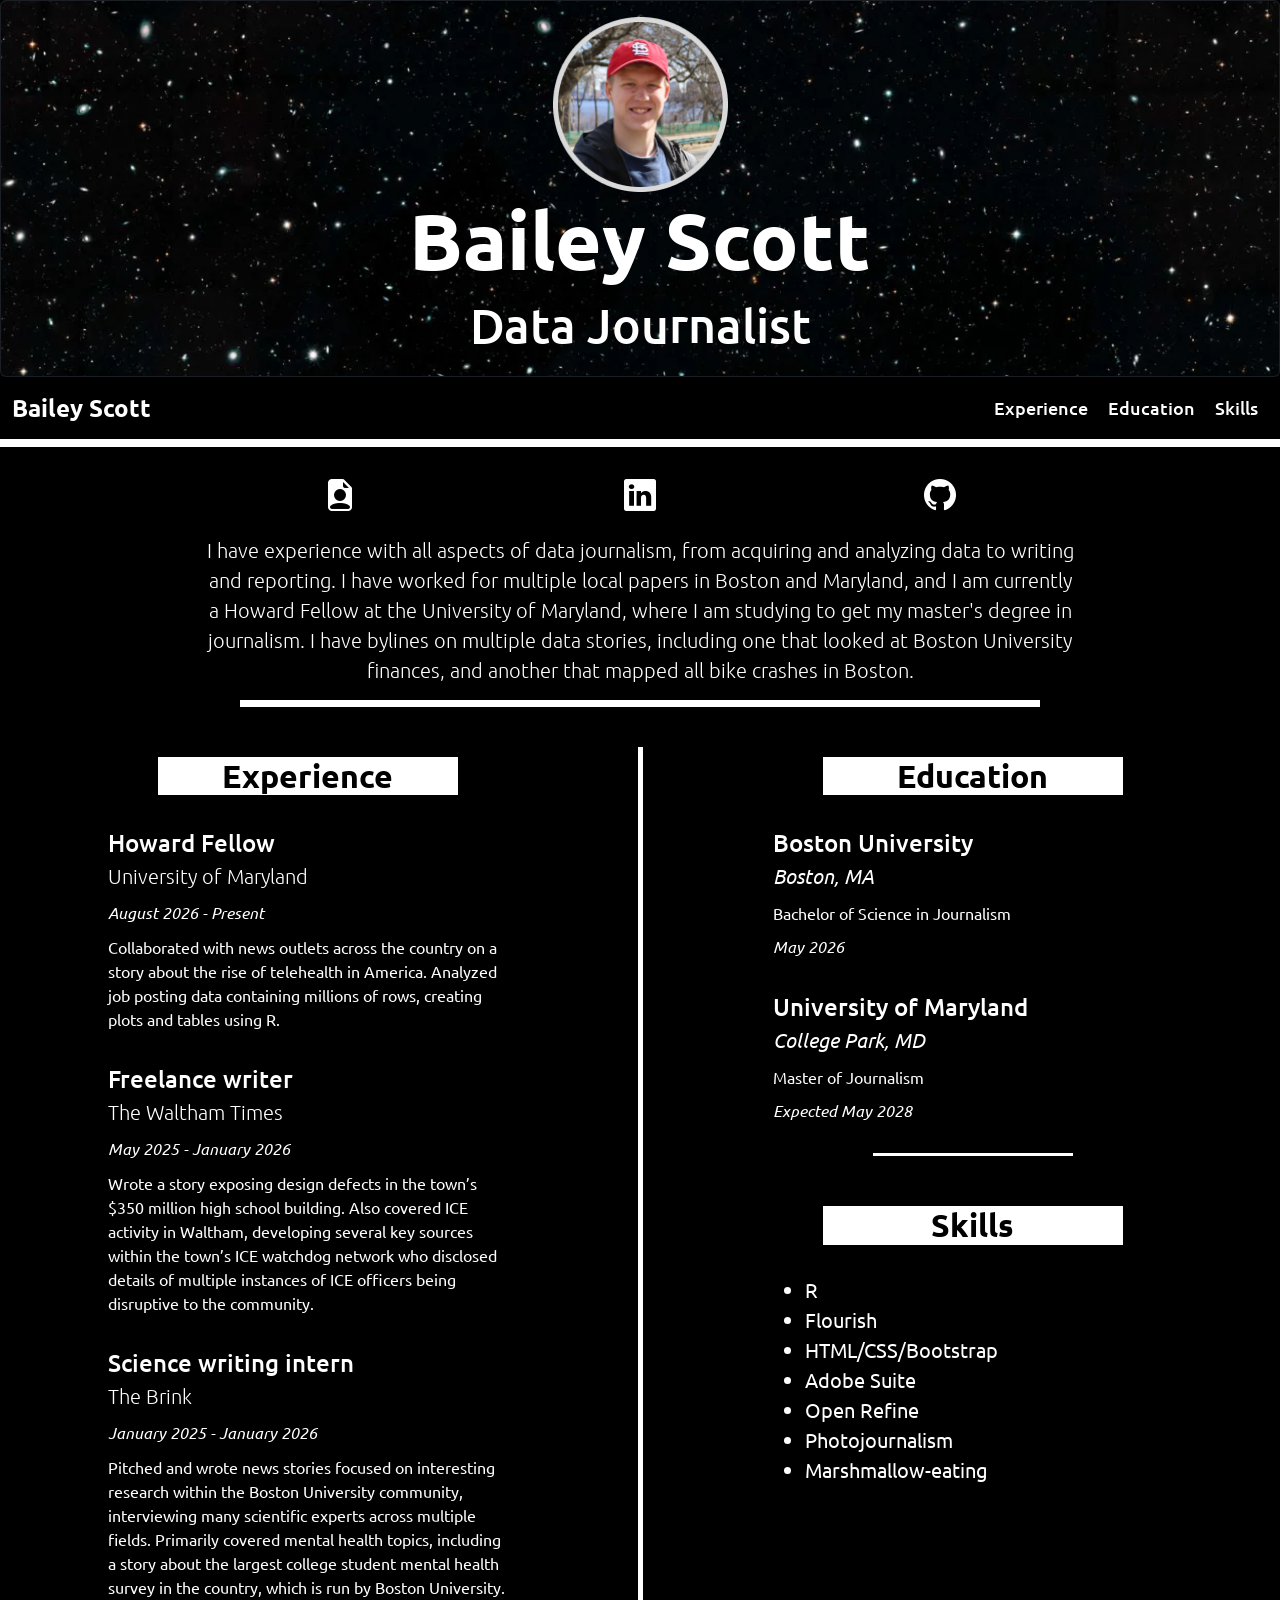
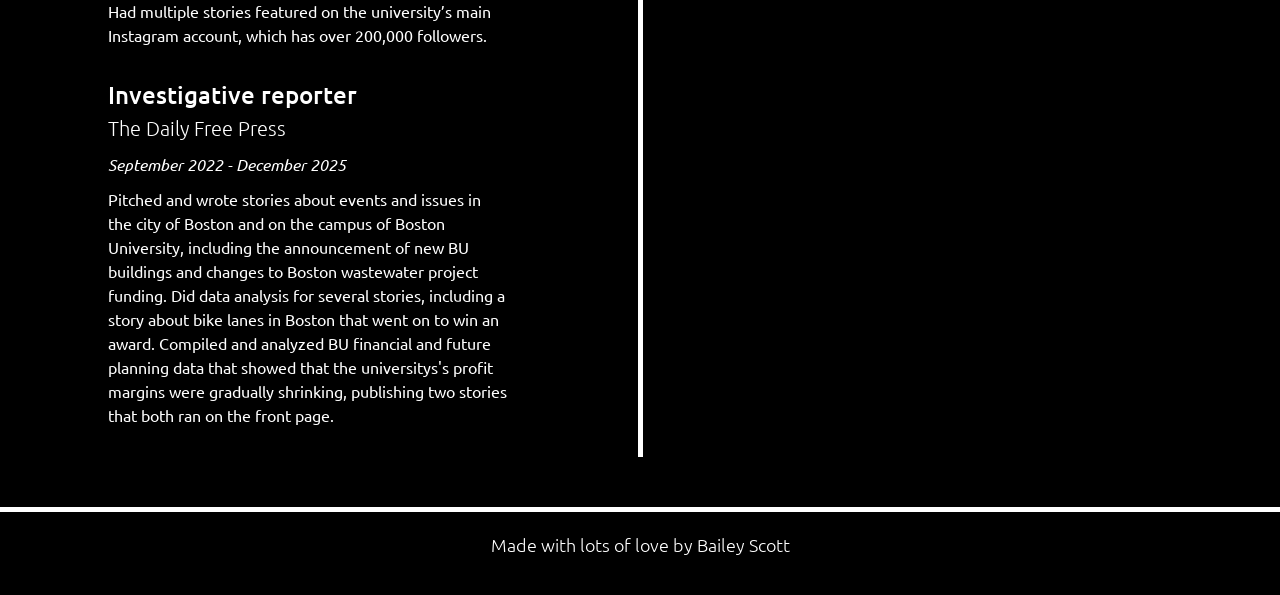
<file: resume-project/index.html>
<!doctype html>

<html lang="en">
<head>
    <meta charset="utf-8">
    <meta name="viewport" content="width=device-width, initial-scale=1, shrink-to-fit=no">

    <title>Bailey's Resume Project</title>
    <meta name="description" content="Merrill College of Journalism, UMD">
    <meta name="author" content="Bailey Scott">

    <!-- Bootstrap CSS and JavaScript -->
    <link href="https://cdn.jsdelivr.net/npm/bootstrap@5.3.3/dist/css/bootstrap.min.css" rel="stylesheet" integrity="sha384-QWTKZyjpPEjISv5WaRU9OFeRpok6YctnYmDr5pNlyT2bRjXh0JMhjY6hW+ALEwIH" crossorigin="anonymous">

    <script src="https://cdn.jsdelivr.net/npm/bootstrap@5.3.3/dist/js/bootstrap.bundle.min.js" integrity="sha384-YvpcrYf0tY3lHB60NNkmXc5s9fDVZLESaAA55NDzOxhy9GkcIdslK1eN7N6jIeHz" crossorigin="anonymous"></script>


    <link rel="stylesheet" href="https://cdn.jsdelivr.net/npm/bootstrap-icons@1.11.1/font/bootstrap-icons.css">

    <!--link to custom stylesheet-->
    <link rel="stylesheet" type="text/css" href="stylesheet.css">

    <!--google font-->
    <link rel="preconnect" href="https://fonts.googleapis.com">
    <link rel="preconnect" href="https://fonts.gstatic.com" crossorigin>
    <link href="https://fonts.googleapis.com/css2?family=Open+Sans:wght@300..800&family=Righteous&family=Special+Elite&family=Ubuntu:ital,wght@0,300;0,400;0,500;0,700;1,300;1,400;1,500;1,700&display=swap" rel="stylesheet">


</head>


<body>

    

    <div id="content">

        <div class="card bg-dark text-white">
            <img class="card-img" src="images/space.png" alt="space">
            <div class="card-img-overlay">
                <img class="overlay-img" src="images/Group 1.png" alt="Bailey's headshot">
                <h1 class="card-title">Bailey Scott</h1>
                <h2 class="title">Data Journalist</h2>
                
            </div>
        </div>

        <nav class="navbar navbar-expand-sm navbar-dark sticky-top" id="main-nav">
            <div class="container-fluid">
                <span class="navbar-brand">Bailey Scott</span>
                <button class="navbar-toggler" type="button" data-bs-toggle="collapse" data-bs-target="#nav-links" aria-controls="nav-links" aria-expanded="false" aria-label="Toggle navigation">
                    <span class="navbar-toggler-icon"></span>
                </button>
                <div class="collapse navbar-collapse justify-content-end" id="nav-links">
                    <ul class="navbar-nav">
                        <li class="nav-item">Experience</li>
                        <li class="nav-item">Education</li>
                        <li class="nav-item">Skills</li>
                    </ul>
                </div>
            </div>
        </nav>

        <hr class="header-line opacity-100">

        <div id="subheading">

            <div class="container text-center">
                <div class="row">
                    <div class="col-sm-4">
                        <a class="social-link" href="https://www.bailey-scott.com/" aria-label="Personal website" target="_blank"><i class="bi bi-file-earmark-person-fill"></i></a>
                    </div>
                    <div class="col-sm-4">
                        <a class="social-link" href="https://www.linkedin.com/in/bailey-scott-bb029029a/" aria-label="LinkedIn" target="_blank"><i class="bi bi-linkedin"></i></a>
                    </div>
                    <div class="col-sm-4">
                        <a class="social-link" href="https://github.com/baileyscott3" aria-label="GitHub" target="_blank"><i class="bi bi-github"></i></a>
                    </div>
                </div>

                <p class="sub-text">I have experience with all aspects of data journalism, from acquiring and analyzing data to writing and reporting. I have worked for multiple local papers in Boston and Maryland, and I am currently a Howard Fellow at the University of Maryland, where I am studying to get my master's degree in journalism. I have bylines on multiple data stories, including one that looked at Boston University finances, and another that mapped all bike crashes in Boston.</p>
            </div>
        </div>

        <hr class="sub-line opacity-100">

        <div class="container text-center">
                <div class="row">
                    <div class="col-5">
                        <h2 class="section-header">Experience</h2>

                        <div class="job-info">
                            <div class="jobtitle">Howard Fellow</div>
                            <div class="organization">University of Maryland</div>
                            <div class="date">August 2026 - Present</div>
                            <p class="description">Collaborated with news outlets across the country on a story about the rise of telehealth in America. Analyzed job posting data containing millions of rows, creating plots and tables using R.</p>
                        </div>

                        <div class="job-info">
                            <div class="jobtitle">Freelance writer</div>
                            <div class="organization">The Waltham Times</div>
                            <div class="date">May 2025 - January 2026</div>
                            <p class="description">Wrote a story exposing design defects in the town’s $350 million high school building. Also covered ICE activity in Waltham, developing several key sources within the town’s ICE watchdog network who disclosed details of multiple instances of ICE officers being disruptive to the community.</p>
                        </div>

                        <div class="job-info">
                            <div class="jobtitle">Science writing intern</div>
                            <div class="organization">The Brink</div>
                            <div class="date">January 2025 - January 2026</div>
                            <p class="description">Pitched and wrote news stories focused on interesting research within the Boston University community, interviewing many scientific experts across multiple fields. Primarily covered mental health topics, including a story about the largest college student mental health survey in the country, which is run by Boston University. Had multiple stories featured on the university’s main Instagram account, which has over 200,000 followers.</p>
                        </div>

                        <div class="job-info">
                            <div class="jobtitle">Investigative reporter</div>
                            <div class="organization">The Daily Free Press</div>
                            <div class="date">September 2022 - December 2025</div>
                            <p class="description">Pitched and wrote stories about events and issues in the city of Boston and on the campus of Boston University, including the announcement of new BU buildings and changes to Boston wastewater project funding. Did data analysis for several stories, including a story about bike lanes in Boston that went on to win an award. Compiled and analyzed BU financial and future planning data that showed that the universitys's profit margins were gradually shrinking, publishing two stories that both ran on the front page.</p>
                        </div>

                    </div>

                    <div class="col-2 d-flex justify-content-center center-col">
                        <div class="vr center-line opacity-100"></div>
                    </div>

                    <div class="col-5">
                        <h2 class="section-header">Education</h2>

                        <div class="edu-info">
                            <div class="school">Boston University</div>
                            <div class="location">Boston, MA</div>
                            <div class="degree">Bachelor of Science in Journalism</div>
                            <div class="graduate">May 2026</div>
                        </div>

                        <div class="edu-info">
                            <div class="school">University of Maryland</div>
                            <div class="location">College Park, MD</div>
                            <div class="degree">Master of Journalism</div>
                            <div class="graduate">Expected May 2028</div>
                        </div>

                        <hr class="section-line opacity-100">

                        <h2 class="section-header">Skills</h2>

                        <ul class="skills-list">
                            <li>R</li>
                            <li>Flourish</li>
                            <li>HTML/CSS/Bootstrap</li>
                            <li>Adobe Suite</li>
                            <li>Open Refine</li>
                            <li>Photojournalism</li>
                            <li>Marshmallow-eating</li>
                        </ul>

                    </div>
                    
                </div>



    </div>

        
        <footer class="page-footer">
            <hr class="footer-line opacity-100">
            <p>Made with lots of love by Bailey Scott</p>
        </footer>

    </div>

</body>
</html>
</file>
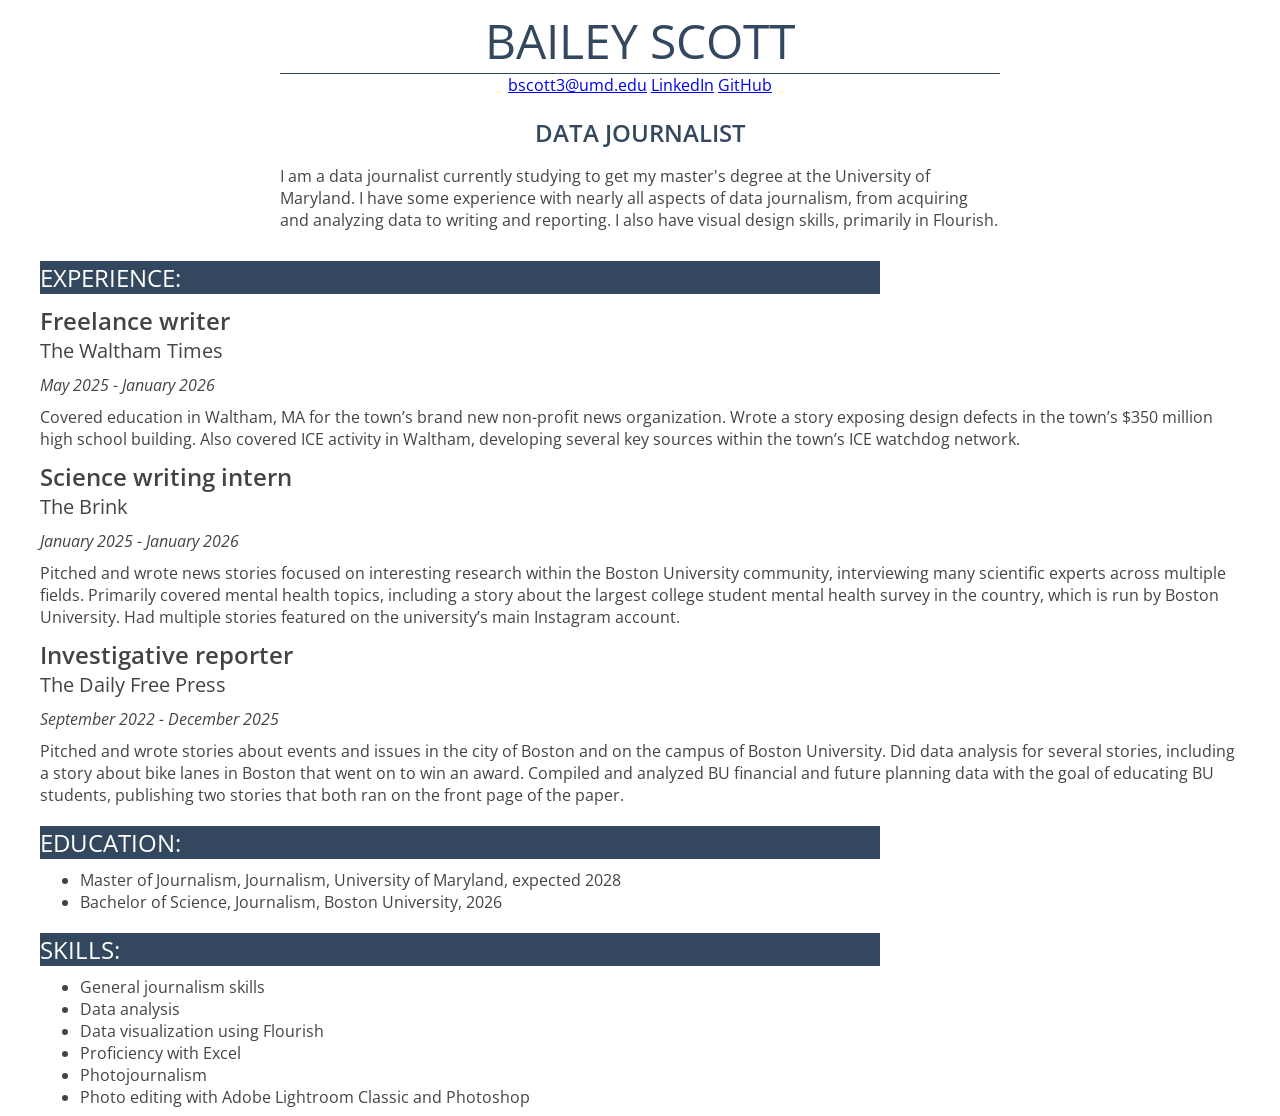
<file: resume/index.html>
<!DOCTYPE html>
    <html lang="en">

    <head>
        <meta name="viewport" content="width=device-width, initial-scale=1, shrink-to-fit=no">
        <title>
            Bailey Scott's Resume
        </title>


        <link rel="stylesheet" type="text/css" href="style.css">
        <link rel="preconnect" href="https://fonts.googleapis.com">
        <link rel="preconnect" href="https://fonts.gstatic.com" crossorigin>
        <link href="https://fonts.googleapis.com/css2?family=Open+Sans:ital,wght@0,300..800;1,300..800&display=swap" rel="stylesheet">


    </head>

    <body>

    <div id="container">

    <!-- I MADE THIS MYSELF!!!! -->

        <div id="name">Bailey Scott</div>
           <!-- <img src="bailey_scott_headshot.jpg" width="300px" alt="Photo of Bailey Scott"> -->

            <ul class="menu">
                <li class="contact"><a href="mailto:bscott3@umd.edu">bscott3@umd.edu</a></li>
                <li class="contact"><a href="www.linkedin.com/in/bailey-scott-bb029029a">LinkedIn</a></li>
                <li class="contact"><a href="https://github.com/baileyscott3">GitHub</a></li>
            </ul>

            <p><div id="title">Data Journalist</div></p>
            
            <p class="top">I am a data journalist currently studying to get my master's degree at the University of Maryland. I have some experience with nearly all aspects of data journalism, from acquiring and analyzing data to writing and reporting. I also have visual design skills, primarily in Flourish.</p>

        <div class="section-header">Experience:</div>
            
            <div class="jobtitle">Freelance writer</div>
            <div class="organization">The Waltham Times</div>
            <div class="date">May 2025 - January 2026</div>
            <p class="description">Covered education in Waltham, MA for the town’s brand new non-profit news organization. Wrote a story exposing design defects in the town’s $350 million high school building. Also covered ICE activity in Waltham, developing several key sources within the town’s ICE watchdog network.</p>

            <div class="jobtitle">Science writing intern</div>
            <div class="organization">The Brink</div>
            <div class="date">January 2025 - January 2026</div>
            <p class="description">Pitched and wrote news stories focused on interesting research within the Boston University community, interviewing many scientific experts across multiple fields. Primarily covered mental health topics, including a story about the largest college student mental health survey in the country, which is run by Boston University. Had multiple stories featured on the university’s main Instagram account.</p>

            <div class="jobtitle">Investigative reporter</div>
            <div class="organization">The Daily Free Press</div>
            <div class="date">September 2022 - December 2025</div>
            <p class="description">Pitched and wrote stories about events and issues in the city of Boston and on the campus of Boston University. Did data analysis for several stories, including a story about bike lanes in Boston that went on to win an award. Compiled and analyzed BU financial and future planning data with the goal of educating BU students, publishing two stories that both ran on the front page of the paper.</p>

        <div class="section-header">Education:</div>
            
            <ul id="degrees">
                <li>Master of Journalism, Journalism, University of Maryland, expected 2028</li>
                <li>Bachelor of Science, Journalism, Boston University, 2026</li>
            </ul>

        <div class="section-header">Skills:</div>
            
            <ul id="do">
                <li>General journalism skills</li>
                <li>Data analysis</li>
                <li>Data visualization using Flourish</li>
                <li>Proficiency with Excel</li>
                <li>Photojournalism</li>
                <li>Photo editing with Adobe Lightroom Classic and Photoshop</li>
            </ul>






    </div>
    </body>
    </html>
</file>
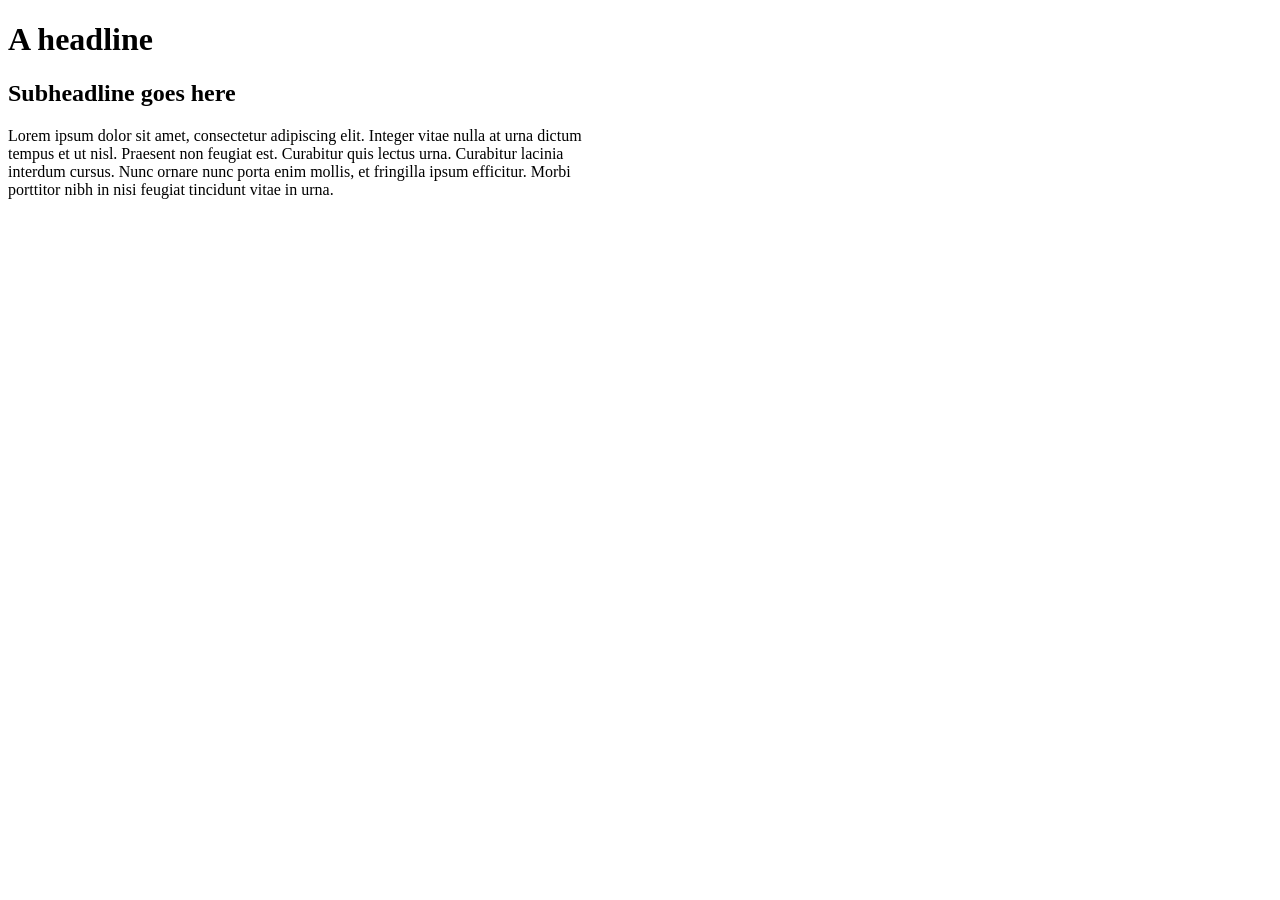
<file: media-query-exercise.html>
<!DOCTYPE html>
<html>
<head>

<style>

div {
  width:600px;
}

h1 {
  font-size:2em;
}

h2 {
  font-size:1.5em;
}


@media screen and (max-width: 500px) {
/* Write your media query styles here */
    .main {
        width: 100%;
        background-color: #cdcdcd;
    }

    h1 {
        font-size: 1.5em;
        font-family: sans-serif;
    }

    h2 {
        font-size: 1em;
        font-family: sans-serif;
    }

    p {
        font-family: sans-serif;
    }



}

</style>
</head>
<body>


<div class="main">
  
  <h1>A headline</h1>

  <h2>Subheadline goes here</h2>

  <p>Lorem ipsum dolor sit amet, consectetur adipiscing elit. Integer vitae nulla at urna dictum tempus et ut nisl. Praesent non feugiat est. Curabitur quis lectus urna. Curabitur lacinia interdum cursus. Nunc ornare nunc porta enim mollis, et fringilla ipsum efficitur. Morbi porttitor nibh in nisi feugiat tincidunt vitae in urna.</p>
  
</div>


    
</body>
</html>
</file>
<file: midterm-review/stylesheet.css>
#content {
    margin: 0 auto;
    width: 900px;
}

#masthead{
    margin: 0 auto;
    margin-bottom: 30px;
    width: 1200px;
    text-align: center;
    background-color: red;
    font-size: 5em;
    font-weight: bold;
    font-family: cursive;
}

.icon {
    width: 8%;
    margin-top: 20px;
    margin-bottom: 0;
}

.story-img {
    width: 600px;
    margin-top: 20px;
    margin-bottom: 0px;
}

.img-desc {
    font-family: Helvetica, sans-serif;
    font-size: 11px;
    margin-top: 0px;
}

.img-desc-2 {
    font-family: Helvetica, sans-serif;
    font-size: 10px;
    font-style: italic;
    margin-top: 0px;
}


#headline {
    text-align: center;
    font-style: italic;
    font-family: cursive;
    font-weight: lighter;
    font-size: 2.5em;
    margin-bottom: 5px;
}

#sub-headline {
    font-family: Georgia, serif;
    font-size: 17px;
    text-align: center;
}

#byline {
    font-family: Helvetica, sans-serif;
    font-size: 14px;
    font-style: italic;
    margin-bottom: 5px;
}

.sub-byline {
    font-family: Helvetica, sans-serif;
    font-size: 12px;
    font-style: italic;
    margin: 3px;
}

#body-text {
    font-family: Georgia, serif;
    font-size: 13px;
}


blockquote {
    font-family: Helvetica, sans-serif;
    font-size: 16px;
    color: red;
    font-style: italic, bold;
    margin-top: 15px;
    margin-bottom: 15px;
    margin-left: 50px;
    padding-left: 15px;
    border-left: 4px solid #ccc;
}
</file>
<file: midterm/stylesheet.css>
/*masthead*/
#masthead {
    margin: 0 auto;
    margin-bottom: 30px;
    width: 1200px;
    text-align: center;
    font-size: 5em;
    font-weight: bold;
    font-family: "Righteous", sans-serif;
    color: #000000;
    background-color: #ACE1AF;
}

/*magazine title*/
.mag-title {
    padding-bottom: 10px;
}


.icon {
    width: 7%;
    padding-top: 10px;
}

/*page-wrapping div*/
#content {
    margin: 0 auto;
    width: 900px;
}

#headline {
    text-align: center;
    font-family: "Righteous", sans-serif;
    font-weight: lighter;
    font-size: 1.5em;
    margin-bottom: 5px;
}

#byline {
    font-family: Helvetica, Arial, sans-serif;
    font-size: 14px;
    font-style: italic;
    margin-bottom: 50px;
}

#text {
    font-family: Helvetica, Arial, sans-serif;
    font-size: 14px;
    padding-bottom: 100px;
}


.subheading {
    font-family: "Righteous", sans-serif;
    font-size: 20px;
}

/*formatting for imgs*/
.story-img {
    width: 900px;
    margin-top: 20px;
    margin-bottom: 0px;
}

/*img description*/
.img-desc {
    font-family: Helvetica, Arial sans-serif;
    font-size: 11px;
    margin-top: 5px;
}

/*image source formatting*/
.img-desc-2 {
    font-family: Helvetica, Arial sans-serif;
    font-size: 10px;
    font-style: italic;
    margin-top: 0px;
    margin-bottom: 50px;
}

blockquote {
    font-family: Helvetica, Arial, sans-serif;
    font-size: 16px;
    color: #359239;
    font-style: italic, bold;
    margin-top: 30px;
    margin-bottom: 30px;
    margin-left: 50px;
    padding-left: 15px;
    border-left: 4px solid #ccc;
}

#links{
    padding-bottom: 50px;
    font-family: Helvetica, Arial sans-serif;
    font-size: 20px;
}

.more {
    font-family: "Righteous", sans-serif;
    font-size: 2em;

}
</file>
<file: resume-project/stylesheet.css>
/* setting the background to black and the text to white */
body {
    background-color: black;
    color: white;
}

.card{
    text-align: center;
    margin: 0 auto;
}

/* cropping the image so that it isnt stretched */
.card-img {
    height: 375px;
    object-fit: cover; 
    object-position: top;
}

/* styling for the name */
.card-title {
    font-size: 5em;
    font-family: "Ubuntu", sans-serif;
    font-weight: 700;
    font-style: normal;
    
}

/* img style */
.overlay-img {
    margin-bottom: 0px;
    width: 175px;
}

/* style for the top dividing line */
.header-line {
    margin-top: 0;
    height: 5px;
    background-color: white;
}

/* style for the 2nd dividing line */
.sub-line {
    margin: 0 auto;
    margin-top: 0;
    height: 7px;
    background-color: white;
    width: 800px;
    max-width: 100%;
}

/* centering subheading and making it look good on the page */
#subheading {
    margin: 0 auto;
    margin-top: 25px;
    text-align: center;
    width: 900px;
    max-width: 100%;
}

/* centering all containers */
.container {
    margin: 0 auto;
}

/* title styling */
.title {
    font-family: "Ubuntu", sans-serif;
    font-weight: 500;
    font-size: 3em;
    margin-bottom: 15px;
}

/* icons */
.bi {
    font-size: 2em;
}

.social-link {
    color: inherit;
}

/* text after title */
.sub-text {
    font-family: "Ubuntu", sans-serif;
    font-weight: 300;
    font-size: 20px;
    margin-top: 15px;
    margin-bottom: 15px;
}

/* section header styling */
.section-header {
    font-family: "Ubuntu", sans-serif;
    font-weight: 600;
    font-size: 2em;
    margin: 0 auto;
    margin-top: 50px;
    margin-bottom: 30px;
    background-color: white;
    color: black;
    width: 300px;
    max-width: 100%;
}

/*center line styling*/
.center-line {
    margin-top: 40px;
    width: 5px;
    min-height: 1000px;
}

.job-info {
    margin: 0 auto;
    margin-top: 15px;
    margin-bottom: 30px;
    text-align: left;
    width: 400px;
    max-width: 100%;
    font-family: "Ubuntu", sans-serif;
}

/* job title style */
.jobtitle {
    font-size: 1.5em;
    font-weight: 500;
}

/* org style */
.organization {
    font-size: 1.25em;
    font-weight: 200;
}

/* date style */
.date {
    font-style: italic;
    margin-top: 10px;
    margin-bottom: 0px;
    margin-left: 0px;
    margin-right: 0px;
}


/* job description style */
.description {
    margin-top: 10px;
    margin-bottom: 10px;
    margin-left: 0px;
    margin-right: 0px;
}

.edu-info {
    margin: 0 auto;
    margin-top: 15px;
    margin-bottom: 30px;
    text-align: left;
    width: 400px;
    max-width: 100%;
    font-family: "Ubuntu", sans-serif;
}

.school {
    font-size: 1.5em;
    font-weight: 500;
}

.location {
    font-style: italic;
    font-size: 1.25em;
    font-weight: 100;
}

.degree {
    font-weight: 400;
    margin-top: 10px;
}

.graduate {
    font-style: italic;
    margin-top: 10px;
}

/* small dividing line between education and skills */
.section-line {
    margin: 0 auto;
    height: 3px;
    background-color: white;
    width: 200px;
    opacity: 1;
}

/* skills list style */
.skills-list {
    margin: 0 auto;
    text-align: left;
    width: 400px;
    max-width: 100%;
    font-family: "Ubuntu", sans-serif;
    font-size: 1.25em;
}

/* half-size text, no center bar, had to google most of this */
@media (max-width: 800px) {
    body {
        font-size: 0.5rem;
    }

    .sub-text {
        font-size: 10px;
    }

   
    .center-col {
        display: none !important;
    }

    
    .col-5 {
        width: 50%;
    }
    
}


/* navigation menu style */
#main-nav {
    background-color: black;
    border-bottom: 3px solid white;
    font-family: "Ubuntu", sans-serif;
}

#main-nav .navbar-brand {
    font-weight: 700;
    font-size: 1.5em;
}

#main-nav .nav-item {
    color: white;
    font-weight: 500;
    font-size: 1.1em;
    margin-left: 10px;
    margin-right: 10px;
}

/* page footer style */
.page-footer {
    text-align: center;
    font-family: "Ubuntu", sans-serif;
    font-weight: 300;
    font-size: 1.1em;
    margin-top: 50px;
    padding-bottom: 20px;
}

.footer-line {
    height: 5px;
    background-color: white;
    margin-bottom: 20px;
}

/* smaller heart so it doesn't use the 2em icon size */
.page-footer .bi {
    font-size: 1em;
}
</file>
<file: resume/style.css>
/* styles for my resume */

/* general style for the page */
BODY {
    font-family: "Open Sans", arial, sans-serif;
    font-size: 1em;
    font-weight: 400;
    color: #444;
}

/* page width */
#container {
    width: 100%;
    max-width: 1200px;
    margin: 0 auto;
}

/* name style */
#name {
    font-size: 3em;
    text-transform: uppercase;
    text-align: center;
    color: #33485e;
    border-bottom: 1px solid #33485e;
    width: 60%;
    min-width: 300px;
    margin: 0 auto;
}

/* title style */
#title {
    color: #33485e;
    text-transform: uppercase;
    font-size: 1.5em;
    font-weight: 600;
    text-align: center;
    margin-top: 20px;
    margin-bottom: 0px;
    margin-left: 0px;
    margin-right: 0px;
}

/* contact stuff style */
.menu {
    margin: 0px;
    padding: 0px;
    text-align: center;
}

/* more contact stuff style */
.contact {
    display: inline;
}

/* section header styles */
.section-header {
    text-transform: uppercase;
    font-size: 1.5em;
    background-color: #33485e;
    color: #fff;
    margin-top: 20px;
    margin-bottom: 10px;
    margin-left: 0;
    margin-right: 0;
    width: 70%;
    min-width: 300px;
}


/* job title style */
.jobtitle {
    font-size: 1.5em;
    font-weight: 600;
}

/* org style */
.organization {
    font-size: 1.25em;
}

/* date style */
.date {
    font-style: italic;
    margin-top: 10px;
    margin-bottom: 0px;
    margin-left: 0px;
    margin-right: 0px;
}


/* job description style */
.description {
    margin-top: 10px;
    margin-bottom: 10px;
    margin-left: 0px;
    margin-right: 0px;
}

/* education list style */
#degrees {
    margin-top: 5px;
    margin-bottom: 0px;
    margin-left: 0px;
    margin-right: 0px;
}

/* skills list style */
#do {
    margin-top: 5px;
    margin-bottom: 0px;
    margin-left: 0px;
    margin-right: 0px;
}

/* info thing at the top style */
.top {
    width: 60%;
    min-width: 300px;
    margin: 0 auto;
    margin-bottom: 30px;
}
</file>
